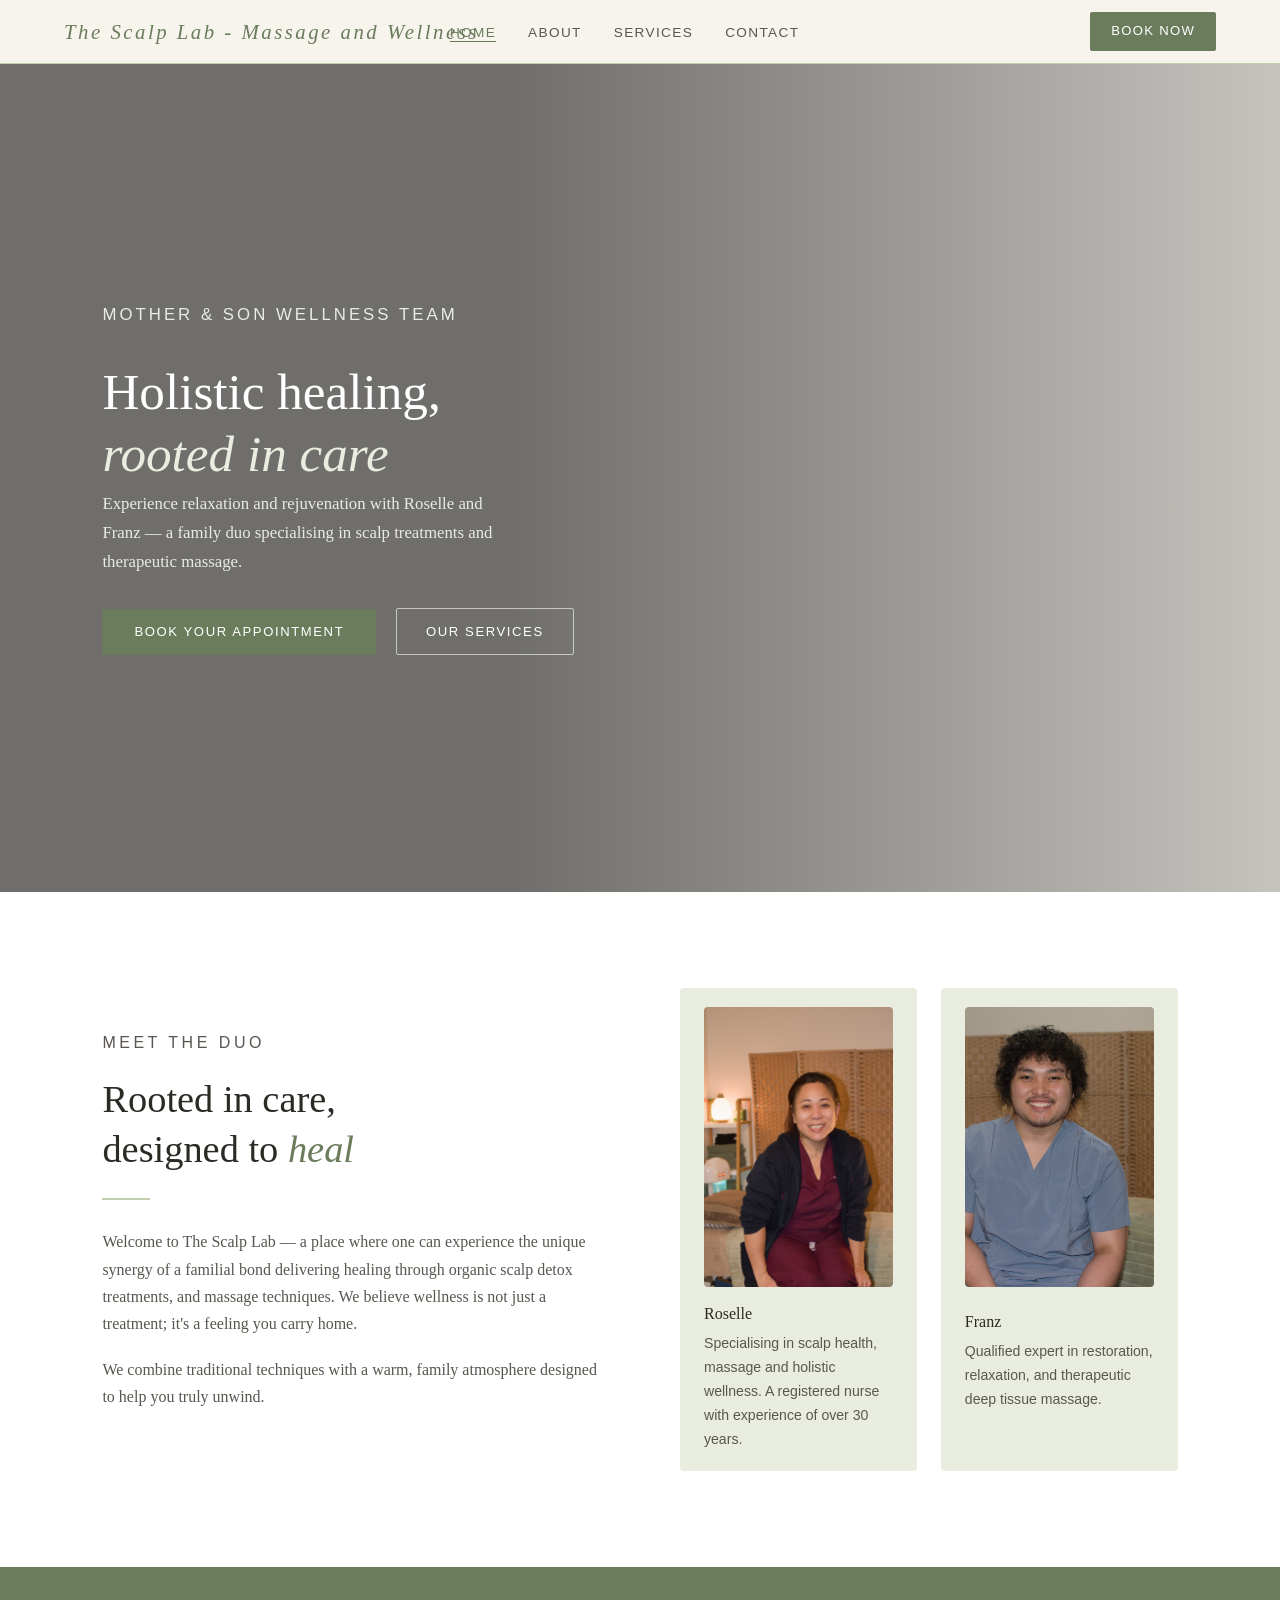
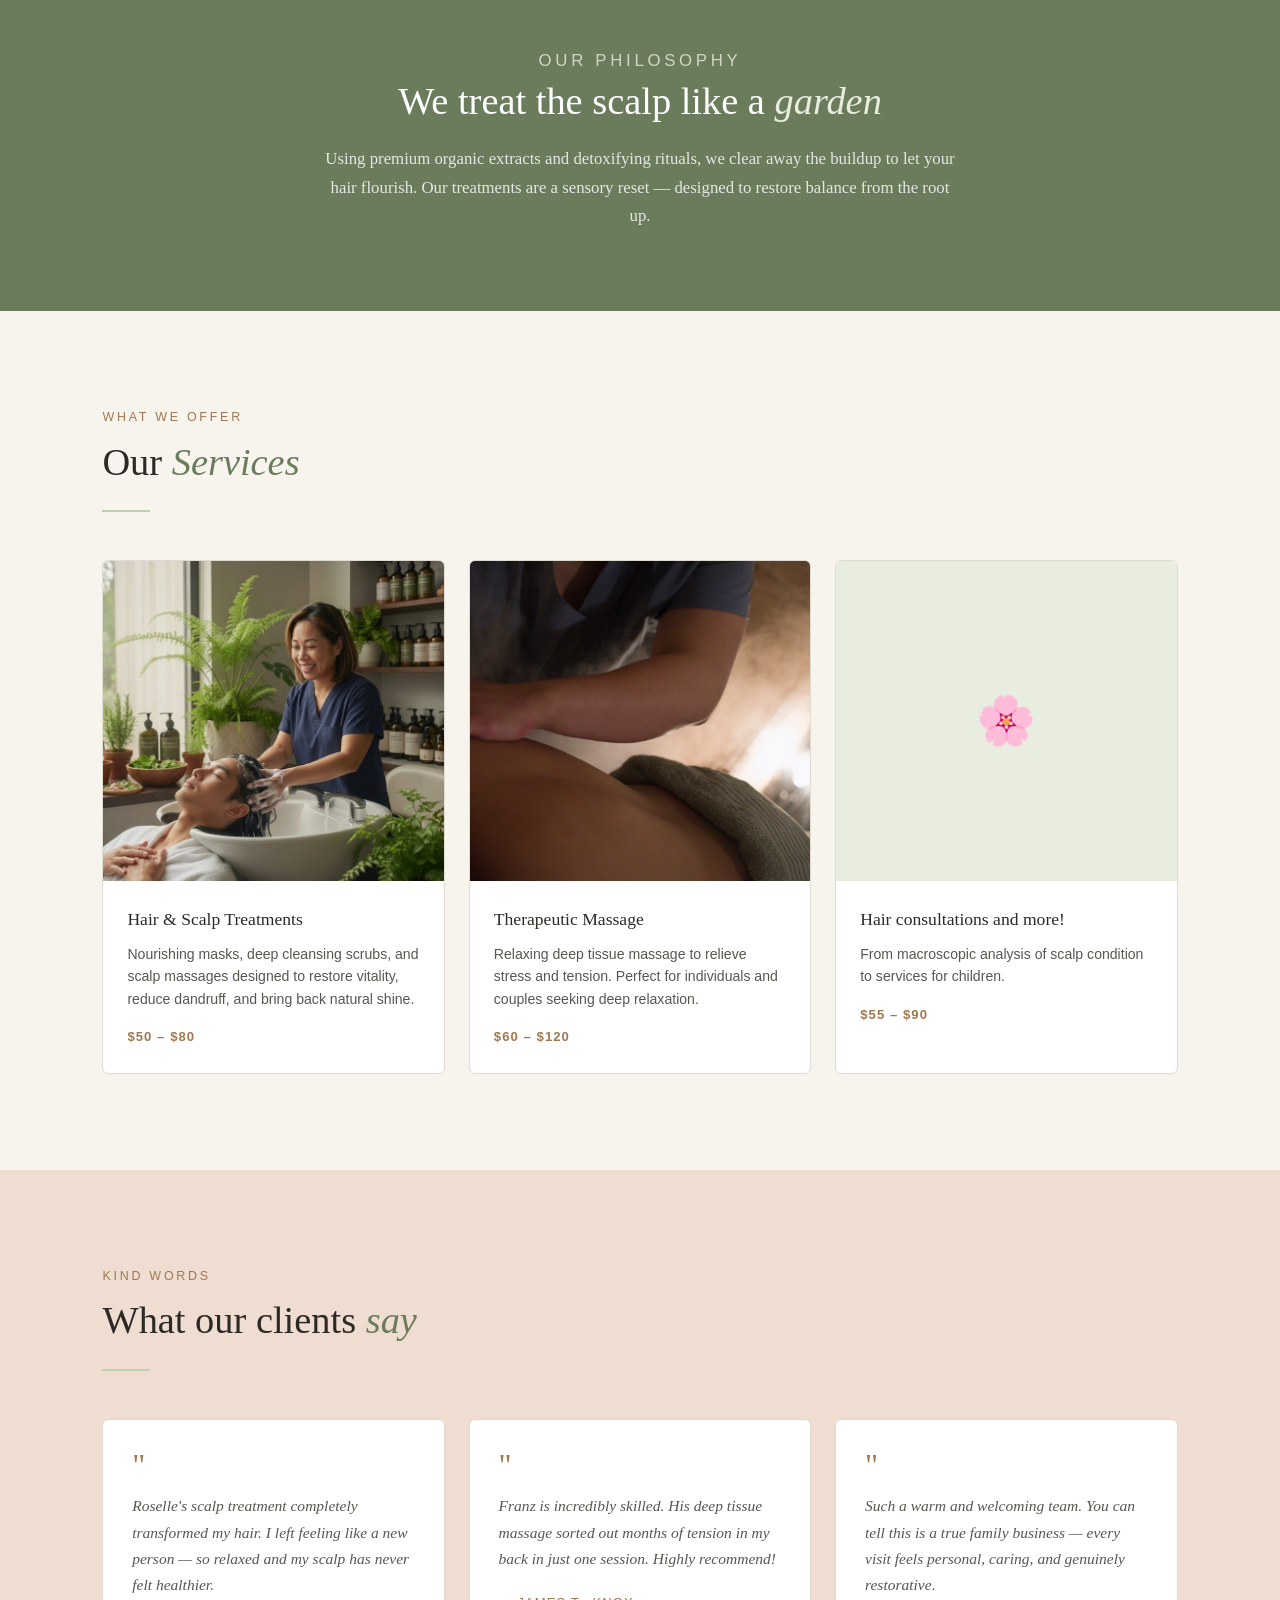
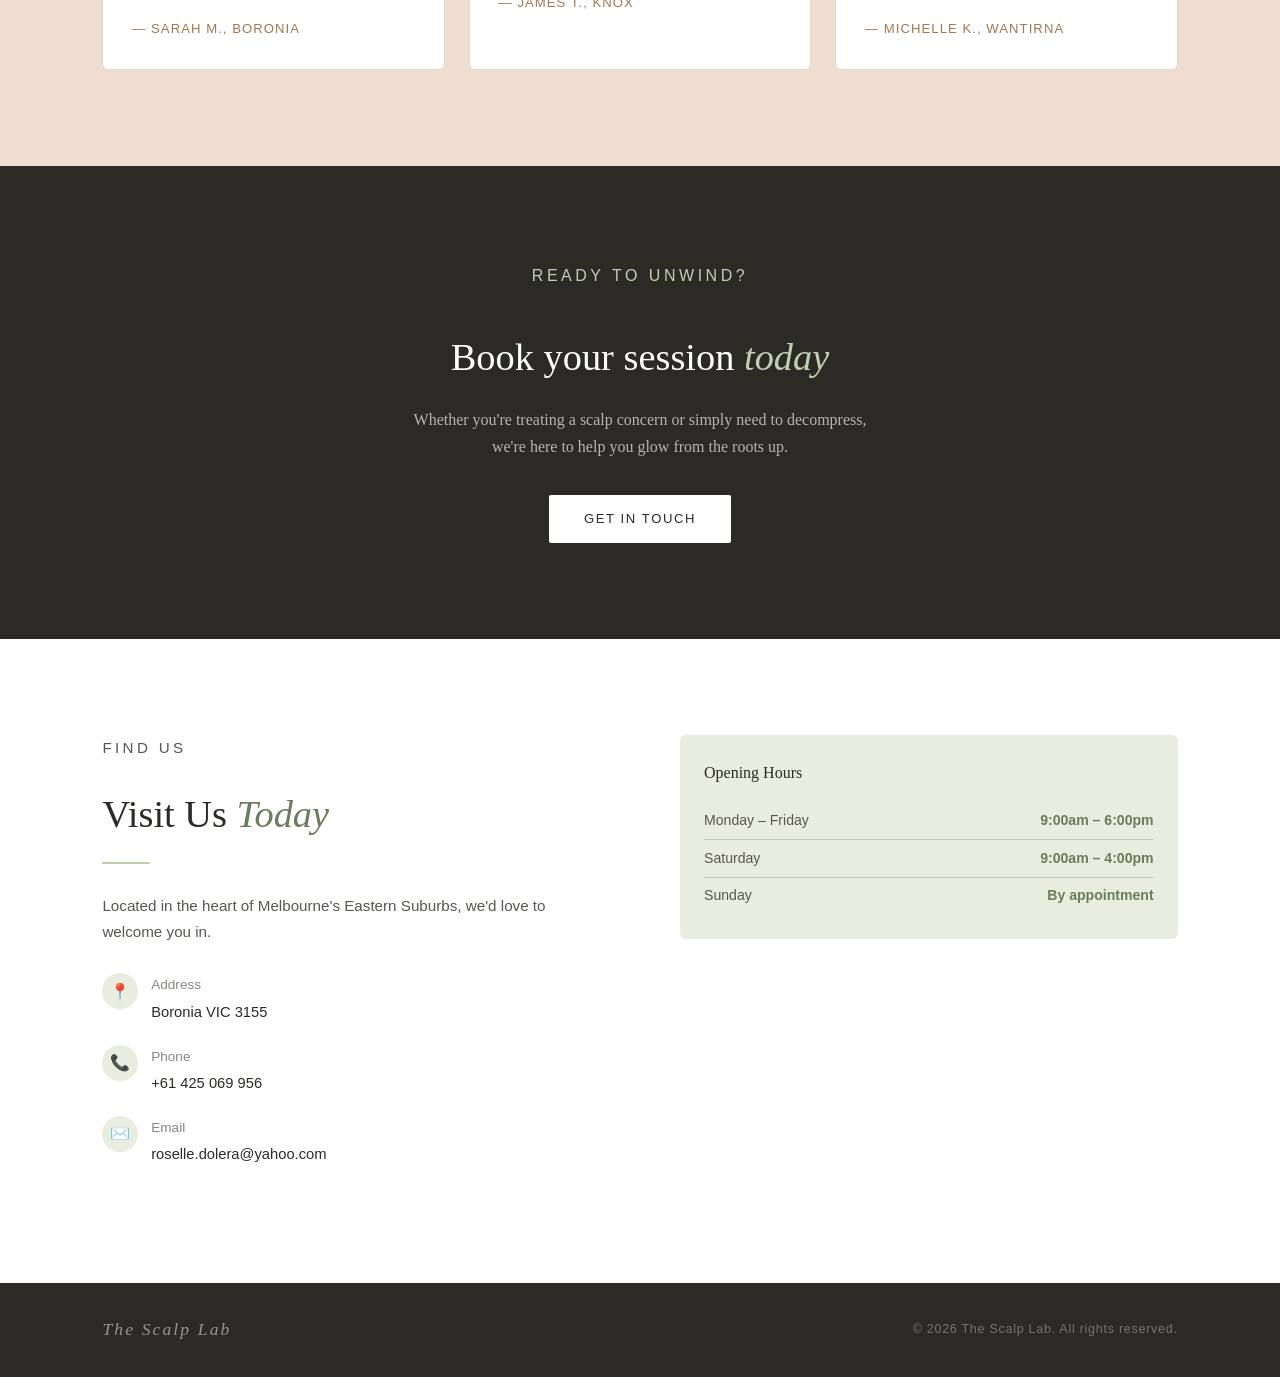
<file: index.html>
<!DOCTYPE html>
<html lang="en">
<head>
<meta charset="UTF-8"/>
<meta name="viewport" content="width=device-width,initial-scale=1"/>
<title>The Scalp Lab</title>
<style>
  *{margin:0;padding:0;box-sizing:border-box}
  :root{
    --sage:#6b7c5c;--sage-light:#e8ede0;--sage-mid:#c2ceb0;
    --cream:#f7f4ee;--warm:#a07850;--warm-light:#eeddd0;
    --dark:#2c2a25;--mid:#5a5650;--soft:#8a8680;
  }
  body{font-family:'Georgia',serif;background:var(--cream);color:var(--dark);line-height:1.7}
  a{text-decoration:none;color:inherit}

  /* NAV */
  nav{position:sticky;top:0;z-index:100;background:var(--cream);border-bottom:1px solid var(--sage-mid);padding:0 5%;display:flex;align-items:center;justify-content:space-between;height:64px}
  .logo{font-size:1.3rem;letter-spacing:.12em;color:var(--sage);font-style:italic;margin-right: -320px;}
  .nav-links{display:flex;gap:2rem;list-style:none;}
  .nav-links a{font-family:sans-serif;font-size:.85rem;letter-spacing:.1em;color:var(--mid);text-transform:uppercase}
  .nav-links a:hover{color:var(--sage)}
  .nav-cta{font-family:sans-serif;font-size:.82rem;letter-spacing:.1em;text-transform:uppercase;background:var(--sage);color:#fff;padding:.55rem 1.3rem;border-radius:2px}
  .nav-cta:hover{background:#576547}
  .nav-links a.active { color: var(--sage); text-decoration: underline; text-underline-offset: 4px; }

/* HERO */
.hero{position:relative;min-height:92vh;display:flex;align-items:center;padding:5% 8%;overflow:hidden;}
.hero-text{position:relative;z-index:2;max-width:540px;}
.hero-text h1{font-size:clamp(2rem,4vw,3.2rem);font-weight:400;line-height:1.2;color:#fff;margin-bottom:.4rem}
.hero-text h1 em{color:var(--sage-light);font-style:italic}
.hero-sub{font-family:sans-serif;font-size:.9rem;letter-spacing:.18em;text-transform:uppercase;color:var(--sage-mid);margin-bottom:1.4rem}
.hero-text p{font-size:1.05rem;color:rgba(255,255,255,.85);max-width:420px;margin-bottom:2rem}
.btn-primary{display:inline-block;font-family:sans-serif;font-size:.82rem;letter-spacing:.12em;text-transform:uppercase;background:var(--sage);color:#fff;padding:.75rem 2rem;border-radius:2px}
.btn-primary:hover{background:#576547}
.btn-outline{display:inline-block;font-family:sans-serif;font-size:.82rem;letter-spacing:.12em;text-transform:uppercase;border:1px solid rgba(255,255,255,.6);color:#fff;padding:.72rem 1.8rem;border-radius:2px;margin-left:1rem}
.btn-outline:hover{background:rgba(255,255,255,.15)}

/* Hero Carousel */
.hero-carousel{position:absolute;inset:0;z-index:0;}
.hero-carousel::after{content:'';position:absolute;inset:0;background:linear-gradient(to right,rgba(0,0,0,.55) 40%,rgba(0,0,0,.2));z-index:1;}
.hero-carousel img{position:absolute;inset:0;width:100%;height:100%;object-fit:cover;opacity:0;animation:heroFade 25s infinite;}
.hero-carousel img:nth-child(1){animation-delay:0s;}
.hero-carousel img:nth-child(2){animation-delay:5s;}
.hero-carousel img:nth-child(3){animation-delay:10s;}
.hero-carousel img:nth-child(4){animation-delay:15s;}
.hero-carousel img:nth-child(5){animation-delay:20s;}
@keyframes heroFade{
  0%{opacity:0;} 8%{opacity:1;} 20%{opacity:1;} 28%{opacity:0;} 100%{opacity:0;}
} 
  /* SECTION SHARED */
  section{padding:6rem 8%}
  .section-label{font-family:sans-serif;font-size:.78rem;letter-spacing:.22em;text-transform:uppercase;color:var(--warm);margin-bottom:.6rem}
  .section-title{font-size:clamp(1.6rem,3vw,2.4rem);font-weight:400;line-height:1.3;margin-bottom:1.4rem}
  .section-title em{color:var(--sage);font-style:italic}
  .divider{width:48px;height:2px;background:var(--sage-mid);margin-bottom:1.8rem}

  /* ABOUT */
.about{background:#fff;display:grid;grid-template-columns:1fr 1fr;gap:5rem;align-items:center}
.about-text p{color:var(--mid);font-size:1rem;margin-bottom:1.2rem}
.team-photos{display:grid;grid-template-columns:1fr 1fr;gap:1.5rem;}
.team-photo-card { background: var(--sage-light); border-radius: 4px; padding: 1.2rem 1.5rem; overflow: hidden; }
.team-photo-card img{width:100%;height:280px;object-fit:cover;border-radius:4px;margin-bottom:0.8rem;}
.team-photo-card h4{font-size:1rem;font-weight:400;color:var(--dark);margin-bottom:0.3rem;}
.team-photo-card p{font-family:sans-serif;font-size:.88rem;color:var(--mid);}


  /* PHILOSOPHY */
  .philosophy{background:var(--sage);text-align:center;padding:5rem 10%}
  .philosophy .section-label{color:var(--sage-light);opacity:.8}
  .philosophy h2{font-size:clamp(1.6rem,3vw,2.6rem);font-weight:400;color:#fff;line-height:1.4;margin-bottom:1rem}
  .philosophy h2 em{color:var(--sage-light)}
  .philosophy p{color:rgba(255,255,255,.82);font-size:1.05rem;max-width:640px;margin:0 auto}

  /* SERVICES */
  .services{background:var(--cream)}
  .services-grid{display:grid;grid-template-columns:repeat(3,1fr);gap:1.5rem;margin-top:3rem}
  .service-card{background:#fff;border-radius:6px;overflow:hidden;border:1px solid #e0dbd0;transition:transform .2s,box-shadow .2s}
  .service-card:hover{transform:translateY(-4px);box-shadow:0 12px 32px rgba(0,0,0,.07)}
  .service-img{height:320px;background:var(--sage-light);display:flex;align-items:center;justify-content:center;font-size:3rem}
  .service-body{padding:1.5rem}
  .service-body h3{font-size:1.1rem;font-weight:400;color:var(--dark);margin-bottom:.5rem}
  .service-body p{font-family:sans-serif;font-size:.88rem;color:var(--mid);line-height:1.6;margin-bottom:1rem}
  .service-price{font-family:sans-serif;font-size:.82rem;letter-spacing:.08em;color:var(--warm);font-weight:600}

  /* TESTIMONIALS */
  .testimonials{background:var(--warm-light)}
  .testi-grid{display:grid;grid-template-columns:repeat(3,1fr);gap:1.5rem;margin-top:3rem}
  .testi-card{background:#fff;border-radius:6px;padding:1.8rem;border:1px solid #e0d8d0}
  .testi-card .quote{font-size:2rem;color:var(--warm);line-height:1;margin-bottom:.8rem}
  .testi-card p{font-size:.97rem;color:var(--mid);font-style:italic;margin-bottom:1.2rem;line-height:1.7}
  .testi-author{font-family:sans-serif;font-size:.82rem;letter-spacing:.08em;color:var(--warm);text-transform:uppercase}

  /* CTA */
  .cta-section{background:var(--dark);text-align:center;padding:6rem 8%}
  .cta-section .section-label{color:var(--sage-mid)}
  .cta-section h2{font-size:clamp(1.8rem,3vw,2.8rem);color:#fff;font-weight:400;margin-bottom:1rem}
  .cta-section h2 em{color:var(--sage-mid);font-style:italic}
  .cta-section p{color:rgba(255,255,255,.65);font-size:1rem;margin-bottom:2.2rem;max-width:480px;margin-left:auto;margin-right:auto}
  .btn-light{display:inline-block;font-family:sans-serif;font-size:.82rem;letter-spacing:.12em;text-transform:uppercase;background:#fff;color:var(--dark);padding:.8rem 2.2rem;border-radius:2px}
  .btn-light:hover{background:var(--sage-light)}

  /* CONTACT */
  .contact{background:#fff;display:grid;grid-template-columns:1fr 1fr;gap:5rem;align-items:start}
  .contact-info p{font-family:sans-serif;font-size:.95rem;color:var(--mid);margin-bottom:1.8rem}
  .contact-item{display:flex;align-items:flex-start;gap:.8rem;margin-bottom:1.2rem}
  .contact-icon{width:36px;height:36px;background:var(--sage-light);border-radius:50%;display:flex;align-items:center;justify-content:center;font-size:1rem;flex-shrink:0}
  .contact-item div p{font-family:sans-serif;font-size:.85rem;color:var(--soft);margin-bottom:.1rem}
  .contact-item div span{font-family:sans-serif;font-size:.92rem;color:var(--dark)}
  .hours-card{background:var(--sage-light);border-radius:6px;padding:1.5rem}
  .hours-card h4{font-size:1rem;font-weight:400;color:var(--dark);margin-bottom:1rem}
  .hours-row{display:flex;justify-content:space-between;font-family:sans-serif;font-size:.88rem;padding:.4rem 0;border-bottom:1px solid var(--sage-mid);color:var(--mid)}
  .hours-row:last-child{border:none}
  .hours-row span:last-child{color:var(--sage);font-weight:600}

  /* FOOTER */
  footer{background:var(--dark);padding:2rem 8%;display:flex;justify-content:space-between;align-items:center;flex-wrap:wrap;gap:1rem}
  .footer-logo{font-size:1.1rem;letter-spacing:.12em;color:rgba(255,255,255,.5);font-style:italic}
  footer p{font-family:sans-serif;font-size:.78rem;color:rgba(255,255,255,.35);letter-spacing:.06em}

  @media(max-width:800px){
    .hero,.about,.contact{grid-template-columns:1fr}
    .services-grid,.testi-grid{grid-template-columns:1fr}
    .hero-img{display:none}
  }
</style>
</head>
<body>

<nav>
  <div class="logo">The Scalp Lab - Massage and Wellness</div>
  <ul class="nav-links">
    <li><a href="index.html"class="active">Home</a></li>
    <li><a href="about.html" >About</a></li>
    <li><a href="services.html">Services</a></li>
    <li><a href="contact.html">Contact</a></li>
  </ul>
  <a href="https://calendly.com/3kings-scalplab" target="_blank" class="nav-cta">Book Now</a>
</nav>

<section class="hero">
  <div class="hero-carousel">
  <img src="images/hero/hero1.webp" alt="Spa Treatment 1">
  <img src="images/hero/hero2.webp" alt="Spa Treatment 2">
  <img src="images/hero/hero3.webp" alt="Spa Treatment 3">
  <img src="images/hero/hero4.webp" alt="Spa Treatment 4">
  <img src="images/hero/hero5.webp" alt="Spa Treatment 5">
  </div>
  <div></div>
  <div class="hero-text">
    <p class="hero-sub">Mother &amp; Son Wellness Team</p>
    <h1>Holistic healing,<br><em>rooted in care</em></h1>
    <p>Experience relaxation and rejuvenation with Roselle and Franz — a family duo specialising in scalp treatments and therapeutic massage.</p>
    <a href="#contact" class="btn-primary">Book Your Appointment</a>
    <a href="#services" class="btn-outline">Our Services</a>
  </div>
  <!--
  <div class="hero-img">
    <div class="hero-badge">
      <div class="icon">🌿</div>
      <p>"We treat the scalp like a <em>garden</em> — nurture the roots, and everything flourishes."</p>
      <span>— Roselle &amp; Franz</span>
    </div>
  </div> -->
</section>

<section class="about" id="about">
  <div class="about-text">
    <p class="section-label">Meet the Duo</p>
    <h2 class="section-title">Rooted in care,<br>designed to <em>heal</em></h2>
    <div class="divider"></div>
    <p>Welcome to The Scalp Lab — a place where one can experience the unique synergy of a familial bond delivering healing through organic scalp detox treatments, and massage techniques. We believe wellness is not just a treatment; it's a feeling you carry home.</p>
    <p>We combine traditional techniques with a warm, family atmosphere designed to help you truly unwind.</p>
  </div>
  <div class="team-photos">
  <div class="team-photo-card">
   <div style="width:100%;height:280px;overflow:hidden;border-radius:4px;margin-bottom:0.8rem;">
  <img src="images/roselle_portrait.webp" alt="Roselle" style="width:100%;height:100%;object-fit:cover;object-position:50% 40%;transform:scale(1.3);transform-origin:center top;">
  </div>
    <h4>Roselle</h4>
    <p>Specialising in scalp health, massage and holistic wellness. A registered nurse with experience of over 30 years.</p>
  </div>
  <div class="team-photo-card">
    <img src="images/franz_portrait.webp" alt="Franz">
    <h4>Franz</h4>
    <p>Qualified expert in restoration, relaxation, and therapeutic deep tissue massage.</p>
  </div>
</div>
</section>

<div class="philosophy">
  <p class="section-label">Our Philosophy</p>
  <h2>We treat the scalp like a <em>garden</em></h2>
  <p>Using premium organic extracts and detoxifying rituals, we clear away the buildup to let your hair flourish. Our treatments are a sensory reset — designed to restore balance from the root up.</p>
</div>

<section class="services" id="services">
  <p class="section-label">What We Offer</p>
  <h2 class="section-title">Our <em>Services</em></h2>
  <div class="divider"></div>
  <div class="services-grid">
    <div class="service-card">
      <div class="service-img"><img src="images/scalp.jpg" alt="scalp" style="width:100%;height:100%;object-fit:cover;"></div>
      <div class="service-body">
        <h3>Hair &amp; Scalp Treatments</h3>
        <p>Nourishing masks, deep cleansing scrubs, and scalp massages designed to restore vitality, reduce dandruff, and bring back natural shine.</p>
        <div class="service-price">$50 – $80</div>
      </div>
    </div>
    <div class="service-card">
      <div class="service-img"><img src="images/hero/hero3.webp" alt="franz massage" style="width:100%;height:100%;object-fit:cover;"></div>
      <div class="service-body">
        <h3>Therapeutic Massage</h3>
        <p>Relaxing deep tissue massage to relieve stress and tension. Perfect for individuals and couples seeking deep relaxation.</p>
        <div class="service-price">$60 – $120</div>
      </div>
    </div>
    <div class="service-card">
      <div class="service-img">🌸</div>
      <div class="service-body">
        <h3>Hair consultations and more!</h3>
        <p>From macroscopic analysis of scalp condition to services for children.</p>
        <div class="service-price">$55 – $90</div>
      </div>
    </div>
  </div>
</section>

<section class="testimonials">
  <p class="section-label">Kind Words</p>
  <h2 class="section-title">What our clients <em>say</em></h2>
  <div class="divider"></div>
  <div class="testi-grid">
    <div class="testi-card">
      <div class="quote">"</div>
      <p>Roselle's scalp treatment completely transformed my hair. I left feeling like a new person — so relaxed and my scalp has never felt healthier.</p>
      <div class="testi-author">— Sarah M., Boronia</div>
    </div>
    <div class="testi-card">
      <div class="quote">"</div>
      <p>Franz is incredibly skilled. His deep tissue massage sorted out months of tension in my back in just one session. Highly recommend!</p>
      <div class="testi-author">— James T., Knox</div>
    </div>
    <div class="testi-card">
      <div class="quote">"</div>
      <p>Such a warm and welcoming team. You can tell this is a true family business — every visit feels personal, caring, and genuinely restorative.</p>
      <div class="testi-author">— Michelle K., Wantirna</div>
    </div>
  </div>
</section>

<div class="cta-section">
  <p class="section-label">Ready to Unwind?</p>
  <h2>Book your session <em>today</em></h2>
  <p>Whether you're treating a scalp concern or simply need to decompress, we're here to help you glow from the roots up.</p>
  <a href="#contact" class="btn-light">Get in Touch</a>
</div>

<section class="contact" id="contact">
  <div class="contact-info">
    <p class="section-label">Find Us</p>
    <h2 class="section-title">Visit Us <em>Today</em></h2>
    <div class="divider"></div>
    <p>Located in the heart of Melbourne's Eastern Suburbs, we'd love to welcome you in.</p>
    <div class="contact-item">
      <div class="contact-icon">📍</div>
      <div>
        <p>Address</p>
        <span>Boronia VIC 3155</span>
      </div>
    </div>
    <div class="contact-item">
      <div class="contact-icon">📞</div>
      <div>
        <p>Phone</p>
        <span>+61 425 069 956</span>
      </div>
    </div>
    <div class="contact-item">
      <div class="contact-icon">✉️</div>
      <div>
        <p>Email</p>
        <span>roselle.dolera@yahoo.com</span>
      </div>
    </div>
  </div>
  <div>
    <div class="hours-card">
      <h4>Opening Hours</h4>
      <div class="hours-row"><span>Monday – Friday</span><span>9:00am – 6:00pm</span></div>
      <div class="hours-row"><span>Saturday</span><span>9:00am – 4:00pm</span></div>
      <div class="hours-row"><span>Sunday</span><span>By appointment</span></div>
    </div>
  </div>
</section>

<footer>
  <div class="footer-logo">The Scalp Lab</div>
  <p>© 2026 The Scalp Lab. All rights reserved.</p>
</footer>

</body>
</html>
</file>
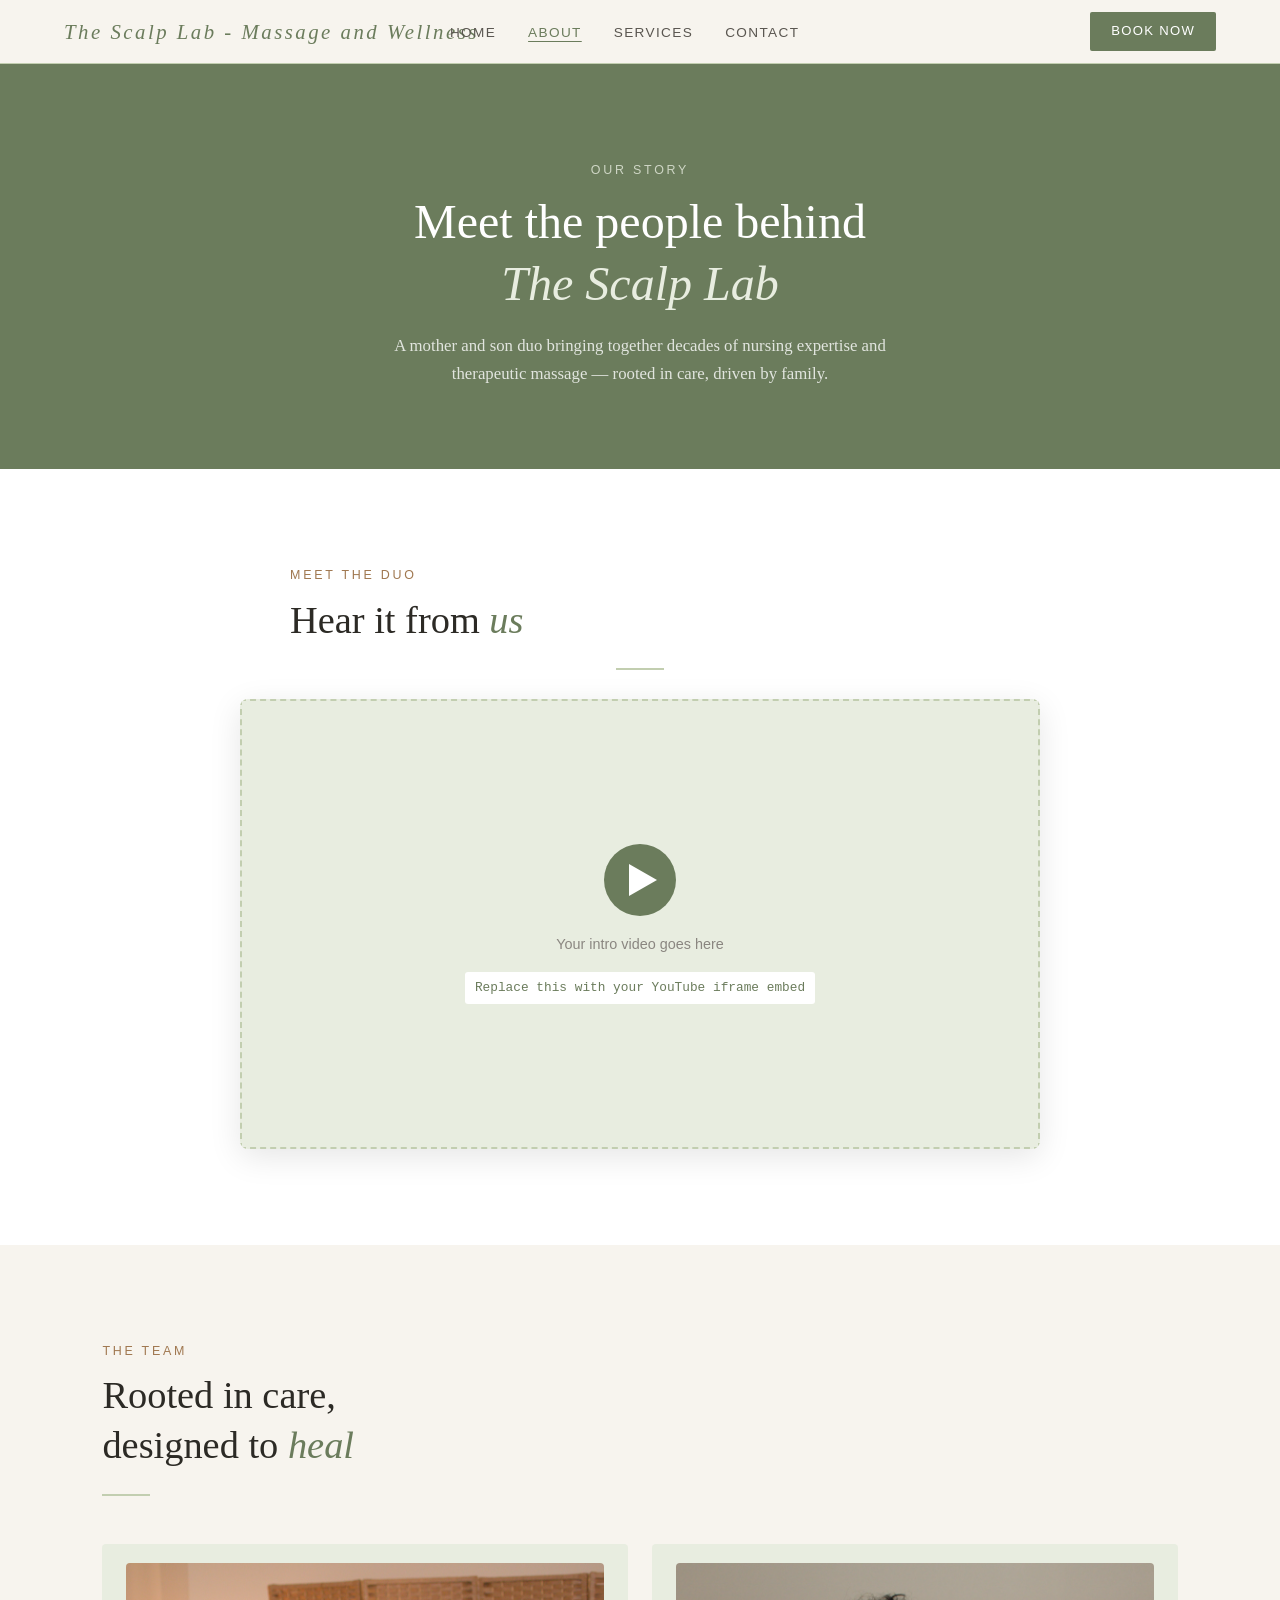
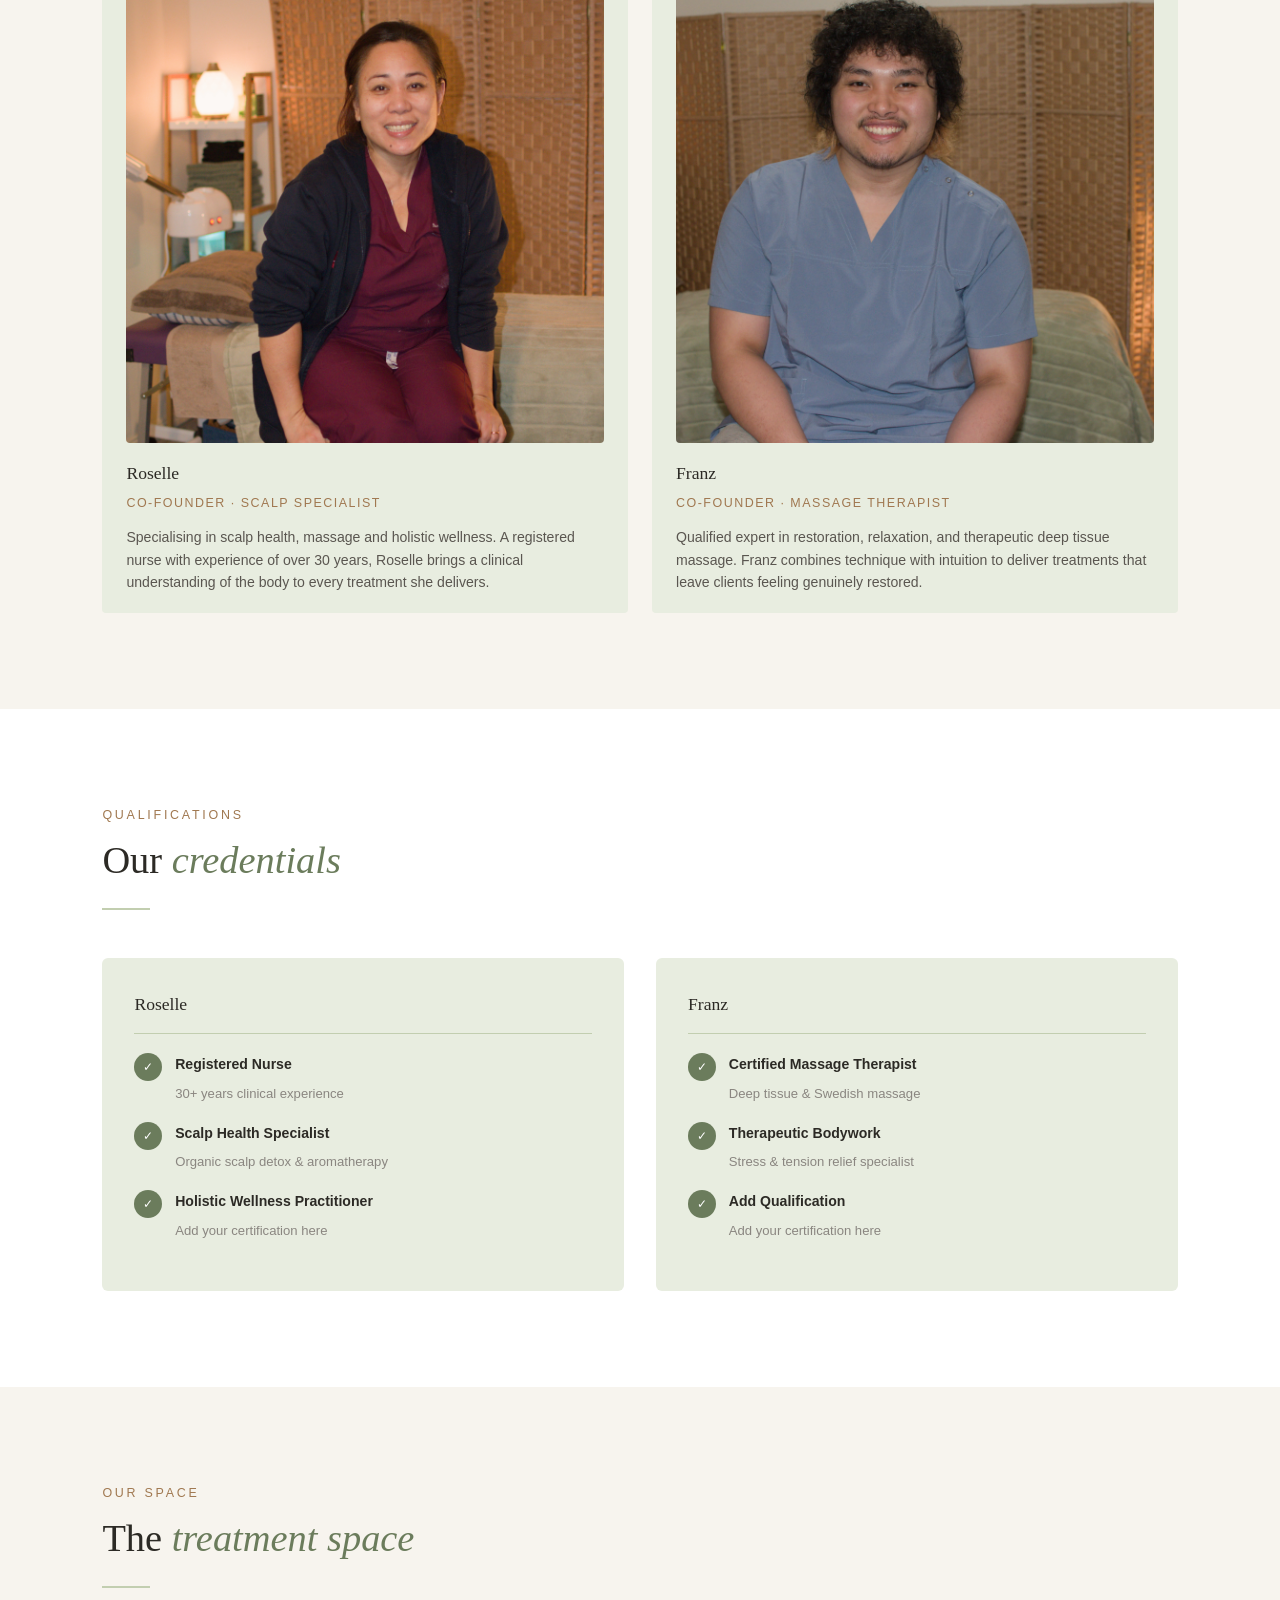
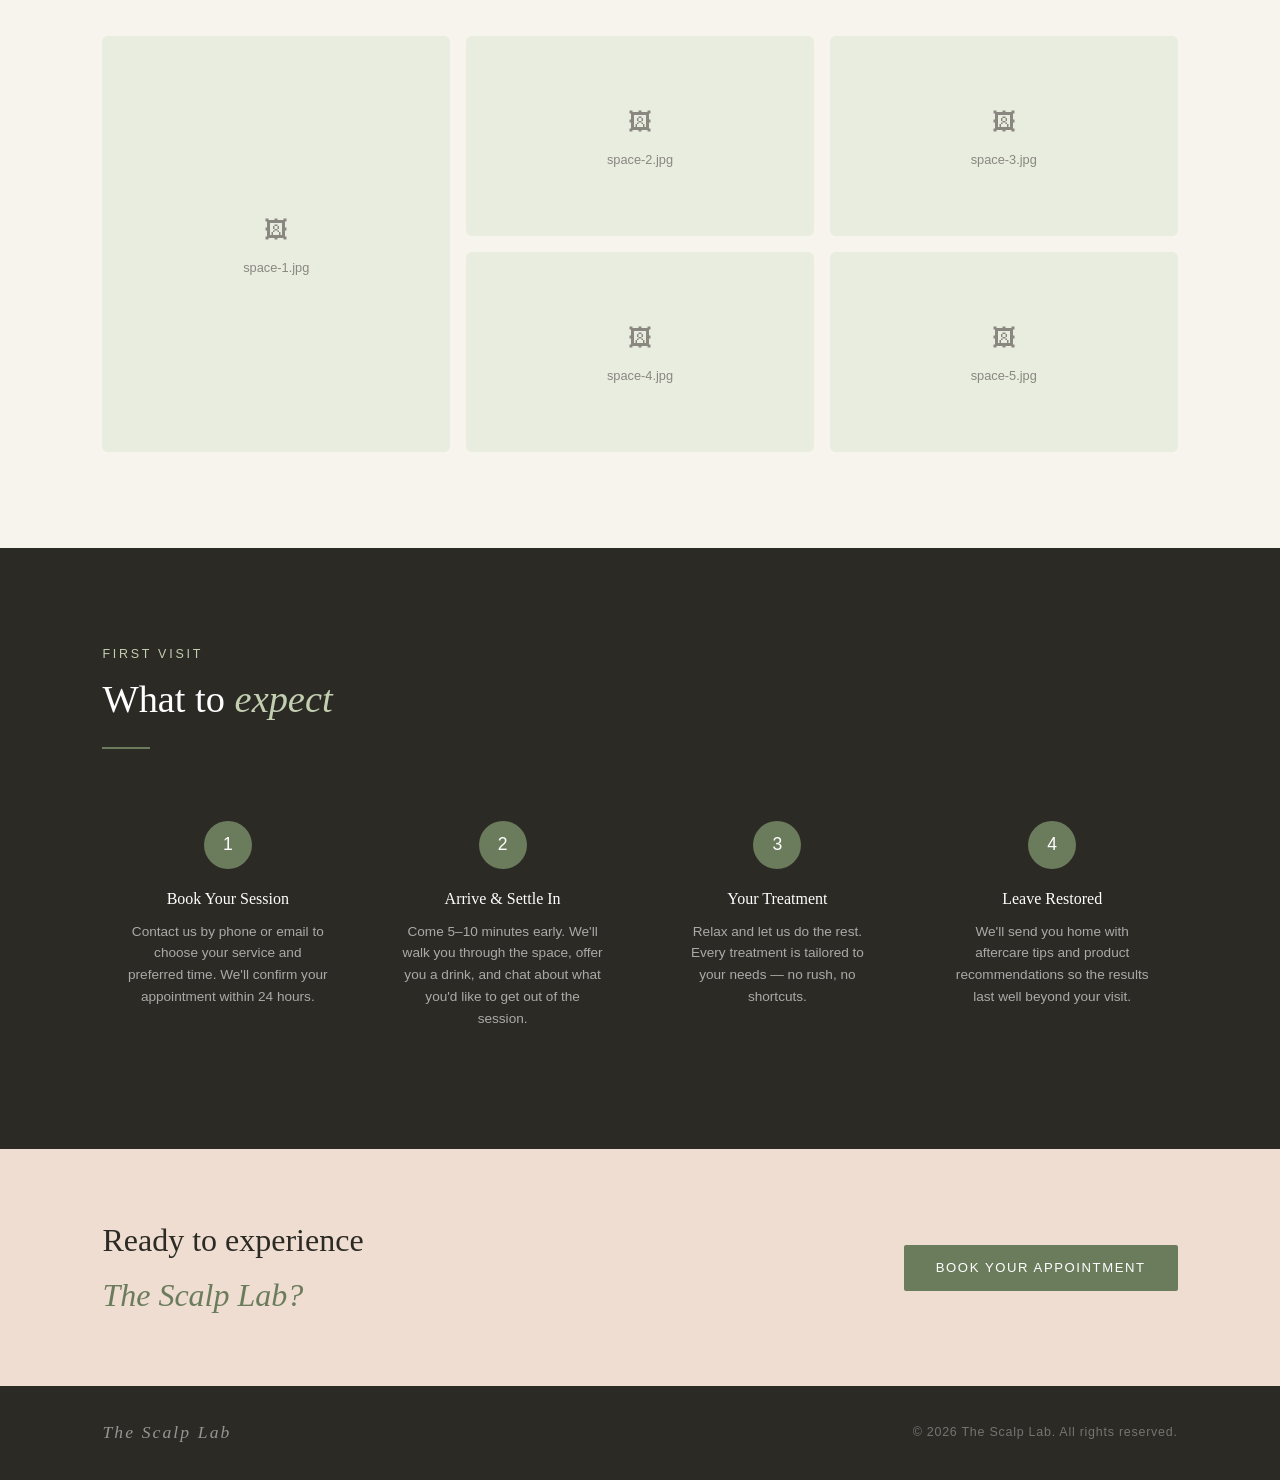
<file: about.html>
<!DOCTYPE html>
<html lang="en">
<head>
<meta charset="UTF-8"/>
<meta name="viewport" content="width=device-width,initial-scale=1"/>
<title>About Us – The Scalp Lab</title>
<style>
  *{margin:0;padding:0;box-sizing:border-box}
  :root{
    --sage:#6b7c5c;--sage-light:#e8ede0;--sage-mid:#c2ceb0;
    --cream:#f7f4ee;--warm:#a07850;--warm-light:#eeddd0;
    --dark:#2c2a25;--mid:#5a5650;--soft:#8a8680;
  }
  body{font-family:'Georgia',serif;background:var(--cream);color:var(--dark);line-height:1.7}
  a{text-decoration:none;color:inherit}

  /* NAV */
  nav{position:sticky;top:0;z-index:100;background:var(--cream);border-bottom:1px solid var(--sage-mid);padding:0 5%;display:flex;align-items:center;justify-content:space-between;height:64px}
  .logo{font-size:1.3rem;letter-spacing:.12em;color:var(--sage);font-style:italic;margin-right: -320px;}
  .nav-links{display:flex;gap:2rem;list-style:none}
  .nav-links a{font-family:sans-serif;font-size:.85rem;letter-spacing:.1em;color:var(--mid);text-transform:uppercase}
  .nav-links a:hover{color:var(--sage)}
  .nav-cta{font-family:sans-serif;font-size:.82rem;letter-spacing:.1em;text-transform:uppercase;background:var(--sage);color:#fff;padding:.55rem 1.3rem;border-radius:2px}
  .nav-cta:hover{background:#576547}
  .nav-links a.active { color: var(--sage); text-decoration: underline; text-underline-offset: 4px; }

  /* PAGE HERO */
  .page-hero{background:var(--sage);padding:5rem 8%;text-align:center}
  .page-hero .section-label{font-family:sans-serif;font-size:.78rem;letter-spacing:.22em;text-transform:uppercase;color:var(--sage-light);opacity:.8;margin-bottom:.6rem}
  .page-hero h1{font-size:clamp(2rem,4vw,3rem);font-weight:400;color:#fff;line-height:1.3}
  .page-hero h1 em{color:var(--sage-light);font-style:italic}
  .page-hero p{color:rgba(255,255,255,.8);font-size:1.05rem;max-width:560px;margin:1rem auto 0}

  /* SHARED */
  section{padding:6rem 8%}
  .section-label{font-family:sans-serif;font-size:.78rem;letter-spacing:.22em;text-transform:uppercase;color:var(--warm);margin-bottom:.6rem}
  .section-title{font-size:clamp(1.6rem,3vw,2.4rem);font-weight:400;line-height:1.3;margin-bottom:1.4rem}
  .section-title em{color:var(--sage);font-style:italic}
  .divider{width:48px;height:2px;background:var(--sage-mid);margin-bottom:1.8rem}

  /* VIDEO */
  .video-section{background:#fff;text-align:center}
  .video-section .section-label,.video-section .section-title,.video-section .divider{text-align:left;max-width:700px;margin-left:auto;margin-right:auto}
  .video-section .divider{margin-left:auto;margin-right:auto}
  .video-wrapper{max-width:800px;margin:0 auto;border-radius:8px;overflow:hidden;box-shadow:0 8px 32px rgba(0,0,0,.1)}
  .video-placeholder{background:var(--sage-light);height:450px;display:flex;flex-direction:column;align-items:center;justify-content:center;gap:1rem;border:2px dashed var(--sage-mid)}
  .video-placeholder .play{width:72px;height:72px;background:var(--sage);border-radius:50%;display:flex;align-items:center;justify-content:center}
  .video-placeholder .play::after{content:'';border-left:28px solid #fff;border-top:16px solid transparent;border-bottom:16px solid transparent;margin-left:6px}
  .video-placeholder p{font-family:sans-serif;font-size:.9rem;color:var(--soft)}
  .video-placeholder code{font-size:.8rem;background:#fff;padding:.3rem .6rem;border-radius:3px;color:var(--sage)}

  /* TEAM */
  .team-section{background:var(--cream)}
  .team-photos{display:grid;grid-template-columns:1fr 1fr;gap:1.5rem;margin-top:3rem}
  .team-photo-card{background:var(--sage-light);border-radius:4px;padding:1.2rem 1.5rem;overflow:hidden}
  .team-photo-card .img-wrap{width:100%;height:480px;overflow:hidden;border-radius:4px;margin-bottom:1rem}
  .team-photo-card .img-wrap img{width:100%;height:100%;object-fit:cover}
  .team-photo-card h3{font-size:1.1rem;font-weight:400;color:var(--dark);margin-bottom:.3rem}
  .team-photo-card .role{font-family:sans-serif;font-size:.78rem;letter-spacing:.12em;text-transform:uppercase;color:var(--warm);margin-bottom:.8rem}
  .team-photo-card p{font-family:sans-serif;font-size:.88rem;color:var(--mid);line-height:1.6}

  /* CREDENTIALS */
  .credentials{background:#fff}
  .cred-grid{display:grid;grid-template-columns:1fr 1fr;gap:2rem;margin-top:3rem}
  .cred-card{background:var(--sage-light);border-radius:6px;padding:2rem}
  .cred-card h3{font-size:1.1rem;font-weight:400;color:var(--dark);margin-bottom:1.2rem;padding-bottom:.8rem;border-bottom:1px solid var(--sage-mid)}
  .cred-item{display:flex;gap:.8rem;margin-bottom:1rem;align-items:flex-start}
  .cred-icon{min-width:28px;height:28px;background:var(--sage);border-radius:50%;display:flex;align-items:center;justify-content:center;color:#fff;font-size:.75rem}
  .cred-item div p{font-family:sans-serif;font-size:.88rem;color:var(--dark);font-weight:600;margin-bottom:.1rem}
  .cred-item div span{font-family:sans-serif;font-size:.82rem;color:var(--soft)}

  /* GALLERY */
  .gallery-section{background:var(--cream)}
  .gallery-grid{display:grid;grid-template-columns:repeat(3,1fr);gap:1rem;margin-top:3rem}
  .gallery-grid .tall{grid-row:span 2}
  .gallery-item{background:var(--sage-light);border-radius:6px;overflow:hidden;min-height:200px}
  .gallery-item img{width:100%;height:100%;object-fit:cover;display:block}
  .gallery-placeholder{width:100%;height:100%;min-height:200px;display:flex;align-items:center;justify-content:center;font-family:sans-serif;font-size:.8rem;color:var(--soft);flex-direction:column;gap:.4rem;padding:1rem;text-align:center}
  .gallery-placeholder span{font-size:1.5rem}

  /* WHAT TO EXPECT */
  .expect-section{background:var(--dark)}
  .expect-section .section-label{color:var(--sage-mid)}
  .expect-section .section-title{color:#fff}
  .expect-section .section-title em{color:var(--sage-mid)}
  .expect-section .divider{background:var(--sage)}
  .steps{display:grid;grid-template-columns:repeat(4,1fr);gap:1.5rem;margin-top:3rem}
  .step{text-align:center;padding:1.5rem}
  .step-num{width:48px;height:48px;border-radius:50%;background:var(--sage);color:#fff;font-family:sans-serif;font-size:1.1rem;display:flex;align-items:center;justify-content:center;margin:0 auto 1rem}
  .step h4{font-size:1rem;font-weight:400;color:#fff;margin-bottom:.5rem}
  .step p{font-family:sans-serif;font-size:.85rem;color:rgba(255,255,255,.6);line-height:1.6}
  .step-connector{display:none}

  /* CTA */
  .cta-bar{background:var(--warm-light);padding:4rem 8%;display:flex;align-items:center;justify-content:space-between;gap:2rem;flex-wrap:wrap}
  .cta-bar h2{font-size:clamp(1.4rem,2.5vw,2rem);font-weight:400}
  .cta-bar h2 em{color:var(--sage);font-style:italic}
  .btn-primary{display:inline-block;font-family:sans-serif;font-size:.82rem;letter-spacing:.12em;text-transform:uppercase;background:var(--sage);color:#fff;padding:.75rem 2rem;border-radius:2px}
  .btn-primary:hover{background:#576547}

  /* FOOTER */
  footer{background:var(--dark);padding:2rem 8%;display:flex;justify-content:space-between;align-items:center;flex-wrap:wrap;gap:1rem}
  .footer-logo{font-size:1.1rem;letter-spacing:.12em;color:rgba(255,255,255,.5);font-style:italic}
  footer p{font-family:sans-serif;font-size:.78rem;color:rgba(255,255,255,.35);letter-spacing:.06em}

  @media(max-width:800px){
    .team-photos,.cred-grid,.steps{grid-template-columns:1fr}
    .gallery-grid{grid-template-columns:1fr 1fr}
    .gallery-grid .tall{grid-row:span 1}
    .cta-bar{flex-direction:column;text-align:center}
  }
</style>
</head>
<body>

<nav>
  <div class="logo">The Scalp Lab - Massage and Wellness</div>
  <ul class="nav-links">
    <li><a href="index.html">Home</a></li>
    <li><a href="about.html" class="active">About</a></li>
    <li><a href="services.html">Services</a></li>
    <li><a href="contact.html">Contact</a></li>
  </ul>
  <a href="https://calendly.com/3kings-scalplab" target="_blank" class="nav-cta">Book Now</a>
</nav>

<!-- PAGE HERO -->
<div class="page-hero">
  <p class="section-label">Our Story</p>
  <h1>Meet the people behind<br><em>The Scalp Lab</em></h1>
  <p>A mother and son duo bringing together decades of nursing expertise and therapeutic massage — rooted in care, driven by family.</p>
</div>

<!-- VIDEO -->
<section class="video-section">
  <p class="section-label">Meet the Duo</p>
  <h2 class="section-title">Hear it from <em>us</em></h2>
  <div class="divider"></div>
  <div class="video-wrapper">
    <!-- REPLACE src with your YouTube embed URL e.g: https://www.youtube.com/embed/YOUR_VIDEO_ID -->
    <div class="video-placeholder">
      <div class="play"></div>
      <p>Your intro video goes here</p>
      <code>Replace this with your YouTube iframe embed</code>
    </div>
  </div>
</section>

<!-- TEAM -->
<section class="team-section" id="team">
  <p class="section-label">The Team</p>
  <h2 class="section-title">Rooted in care,<br>designed to <em>heal</em></h2>
  <div class="divider"></div>
  <div class="team-photos">
    <div class="team-photo-card">
      <div class="img-wrap">
        <img src="images/roselle_portrait.webp" alt="Roselle" style="width:100%;height:100%;object-fit:cover;object-position:50% 30%;transform-origin:center top;">
      </div>
      <h3>Roselle</h3>
      <p class="role">Co-Founder · Scalp Specialist</p>
      <p>Specialising in scalp health, massage and holistic wellness. A registered nurse with experience of over 30 years, Roselle brings a clinical understanding of the body to every treatment she delivers.</p>
    </div>
    <div class="team-photo-card">
      <div class="img-wrap">
        <img src="images/franz_portrait.webp" alt="Franz">
      </div>
      <h3>Franz</h3>
      <p class="role">Co-Founder · Massage Therapist</p>
      <p>Qualified expert in restoration, relaxation, and therapeutic deep tissue massage. Franz combines technique with intuition to deliver treatments that leave clients feeling genuinely restored.</p>
    </div>
  </div>
</section>

<!-- CREDENTIALS -->
<section class="credentials">
  <p class="section-label">Qualifications</p>
  <h2 class="section-title">Our <em>credentials</em></h2>
  <div class="divider"></div>
  <div class="cred-grid">
    <div class="cred-card">
      <h3>Roselle</h3>
      <div class="cred-item">
        <div class="cred-icon">✓</div>
        <div>
          <p>Registered Nurse</p>
          <span>30+ years clinical experience</span>
        </div>
      </div>
      <div class="cred-item">
        <div class="cred-icon">✓</div>
        <div>
          <p>Scalp Health Specialist</p>
          <span>Organic scalp detox & aromatherapy</span>
        </div>
      </div>
      <div class="cred-item">
        <div class="cred-icon">✓</div>
        <div>
          <p>Holistic Wellness Practitioner</p>
          <span>Add your certification here</span>
        </div>
      </div>
    </div>
    <div class="cred-card">
      <h3>Franz</h3>
      <div class="cred-item">
        <div class="cred-icon">✓</div>
        <div>
          <p>Certified Massage Therapist</p>
          <span>Deep tissue & Swedish massage</span>
        </div>
      </div>
      <div class="cred-item">
        <div class="cred-icon">✓</div>
        <div>
          <p>Therapeutic Bodywork</p>
          <span>Stress & tension relief specialist</span>
        </div>
      </div>
      <div class="cred-item">
        <div class="cred-icon">✓</div>
        <div>
          <p>Add Qualification</p>
          <span>Add your certification here</span>
        </div>
      </div>
    </div>
  </div>
</section>

<!-- GALLERY -->
<section class="gallery-section">
  <p class="section-label">Our Space</p>
  <h2 class="section-title">The <em>treatment space</em></h2>
  <div class="divider"></div>
  <div class="gallery-grid">
    <div class="gallery-item tall">
      <div class="gallery-placeholder"><span>🖼</span>space-1.jpg</div>
    </div>
    <div class="gallery-item">
      <div class="gallery-placeholder"><span>🖼</span>space-2.jpg</div>
    </div>
    <div class="gallery-item">
      <div class="gallery-placeholder"><span>🖼</span>space-3.jpg</div>
    </div>
    <div class="gallery-item">
      <div class="gallery-placeholder"><span>🖼</span>space-4.jpg</div>
    </div>
    <div class="gallery-item">
      <div class="gallery-placeholder"><span>🖼</span>space-5.jpg</div>
    </div>
  </div>
</section>

<!-- WHAT TO EXPECT -->
<section class="expect-section">
  <p class="section-label">First Visit</p>
  <h2 class="section-title">What to <em>expect</em></h2>
  <div class="divider"></div>
  <div class="steps">
    <div class="step">
      <div class="step-num">1</div>
      <h4>Book Your Session</h4>
      <p>Contact us by phone or email to choose your service and preferred time. We'll confirm your appointment within 24 hours.</p>
    </div>
    <div class="step">
      <div class="step-num">2</div>
      <h4>Arrive & Settle In</h4>
      <p>Come 5–10 minutes early. We'll walk you through the space, offer you a drink, and chat about what you'd like to get out of the session.</p>
    </div>
    <div class="step">
      <div class="step-num">3</div>
      <h4>Your Treatment</h4>
      <p>Relax and let us do the rest. Every treatment is tailored to your needs — no rush, no shortcuts.</p>
    </div>
    <div class="step">
      <div class="step-num">4</div>
      <h4>Leave Restored</h4>
      <p>We'll send you home with aftercare tips and product recommendations so the results last well beyond your visit.</p>
    </div>
  </div>
</section>

<!-- CTA -->
<div class="cta-bar">
  <h2>Ready to experience<br><em>The Scalp Lab?</em></h2>
  <a href="website.html#contact" class="btn-primary">Book Your Appointment</a>
</div>

<footer>
  <div class="footer-logo">The Scalp Lab</div>
  <p>© 2026 The Scalp Lab. All rights reserved.</p>
</footer>

</body>
</html>
</file>
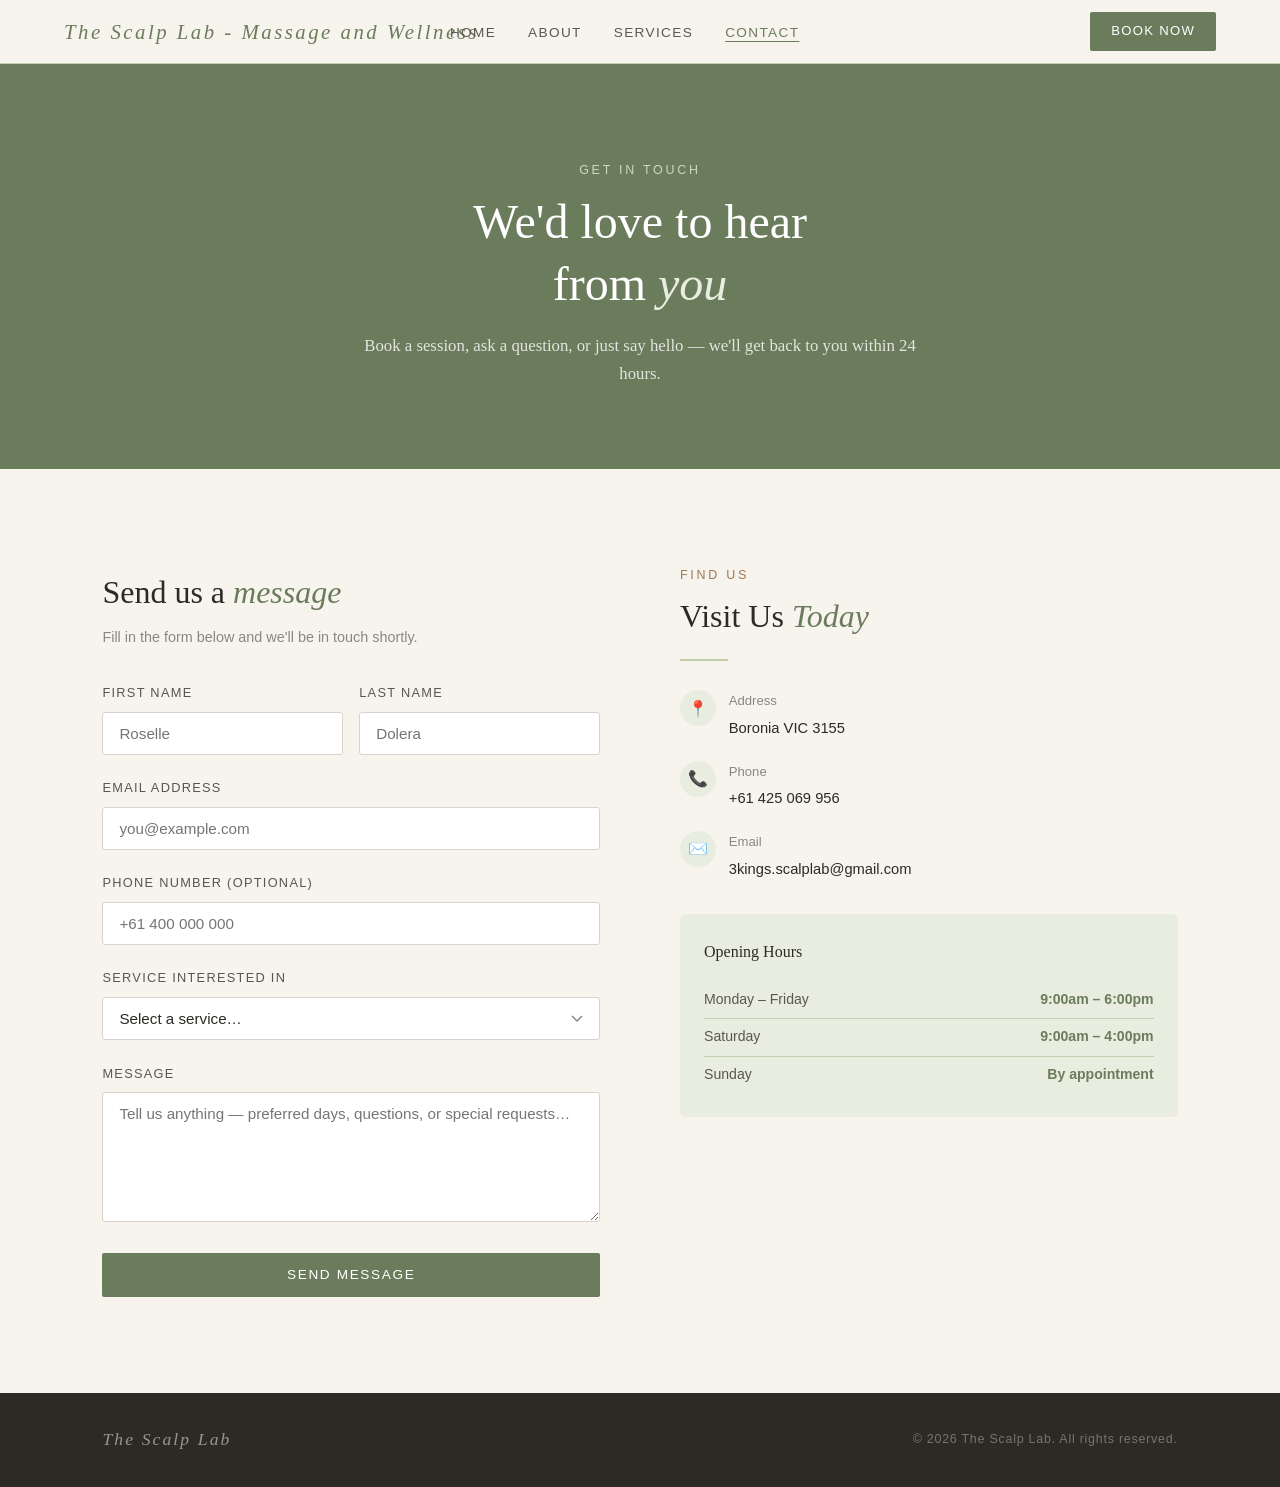
<file: contact.html>
<!DOCTYPE html>
<html lang="en">
<head>
<meta charset="UTF-8"/>
<meta name="viewport" content="width=device-width,initial-scale=1"/>
<title>Contact – The Scalp Lab</title>
<style>
  *{margin:0;padding:0;box-sizing:border-box}
  :root{
    --sage:#6b7c5c;--sage-light:#e8ede0;--sage-mid:#c2ceb0;
    --cream:#f7f4ee;--warm:#a07850;--warm-light:#eeddd0;
    --dark:#2c2a25;--mid:#5a5650;--soft:#8a8680;
  }
  body{font-family:'Georgia',serif;background:var(--cream);color:var(--dark);line-height:1.7}
  a{text-decoration:none;color:inherit}

  /* NAV */
  nav{position:sticky;top:0;z-index:100;background:var(--cream);border-bottom:1px solid var(--sage-mid);padding:0 5%;display:flex;align-items:center;justify-content:space-between;height:64px}
  .logo{font-size:1.3rem;letter-spacing:.12em;color:var(--sage);font-style:italic;margin-right: -320px;}
  .nav-links{display:flex;gap:2rem;list-style:none}
  .nav-links a{font-family:sans-serif;font-size:.85rem;letter-spacing:.1em;color:var(--mid);text-transform:uppercase}
  .nav-links a:hover{color:var(--sage)}
  .nav-cta{font-family:sans-serif;font-size:.82rem;letter-spacing:.1em;text-transform:uppercase;background:var(--sage);color:#fff;padding:.55rem 1.3rem;border-radius:2px}
  .nav-cta:hover{background:#576547}
  .nav-links a.active { color: var(--sage); text-decoration: underline; text-underline-offset: 4px; }

  /* PAGE HERO */
  .page-hero{background:var(--sage);padding:5rem 8%;text-align:center}
  .page-hero .section-label{font-family:sans-serif;font-size:.78rem;letter-spacing:.22em;text-transform:uppercase;color:var(--sage-light);opacity:.8;margin-bottom:.6rem}
  .page-hero h1{font-size:clamp(2rem,4vw,3rem);font-weight:400;color:#fff;line-height:1.3}
  .page-hero h1 em{color:var(--sage-light);font-style:italic}
  .page-hero p{color:rgba(255,255,255,.8);font-size:1.05rem;max-width:560px;margin:1rem auto 0}

  /* CONTACT SECTION */
  .contact-section{padding:6rem 8%;display:grid;grid-template-columns:1fr 1fr;gap:5rem;align-items:start}

  /* FORM */
  .form-wrap h2{font-size:clamp(1.4rem,2.5vw,2rem);font-weight:400;margin-bottom:.4rem}
  .form-wrap h2 em{color:var(--sage);font-style:italic}
  .form-wrap .sub{font-family:sans-serif;font-size:.9rem;color:var(--soft);margin-bottom:2rem}
  .field{margin-bottom:1.4rem}
  .field label{display:block;font-family:sans-serif;font-size:.8rem;letter-spacing:.1em;text-transform:uppercase;color:var(--mid);margin-bottom:.5rem}
  .field input,.field select,.field textarea{width:100%;font-family:sans-serif;font-size:.95rem;color:var(--dark);background:#fff;border:1px solid #d8d3cb;border-radius:3px;padding:.75rem 1rem;outline:none;transition:border-color .2s}
  .field input:focus,.field select:focus,.field textarea:focus{border-color:var(--sage)}
  .field textarea{resize:vertical;min-height:130px}
  .field select{appearance:none;background-image:url("data:image/svg+xml,%3Csvg xmlns='http://www.w3.org/2000/svg' width='12' height='8' viewBox='0 0 12 8'%3E%3Cpath d='M1 1l5 5 5-5' stroke='%238a8680' stroke-width='1.5' fill='none'/%3E%3C/svg%3E");background-repeat:no-repeat;background-position:right 1rem center}
  .field-row{display:grid;grid-template-columns:1fr 1fr;gap:1rem}
  .submit-btn{width:100%;font-family:sans-serif;font-size:.85rem;letter-spacing:.12em;text-transform:uppercase;background:var(--sage);color:#fff;border:none;padding:.9rem 2rem;border-radius:2px;cursor:pointer;transition:background .2s}
  .submit-btn:hover{background:#576547}
  .success-msg{display:none;background:var(--sage-light);border:1px solid var(--sage-mid);border-radius:4px;padding:1.2rem 1.5rem;font-family:sans-serif;font-size:.92rem;color:var(--sage);margin-top:1rem;text-align:center}

  /* INFO SIDEBAR */
  .section-label{font-family:sans-serif;font-size:.78rem;letter-spacing:.22em;text-transform:uppercase;color:var(--warm);margin-bottom:.6rem}
  .section-title{font-size:clamp(1.4rem,2.5vw,2rem);font-weight:400;line-height:1.3;margin-bottom:1.4rem}
  .section-title em{color:var(--sage);font-style:italic}
  .divider{width:48px;height:2px;background:var(--sage-mid);margin-bottom:1.8rem}
  .contact-item{display:flex;align-items:flex-start;gap:.8rem;margin-bottom:1.2rem}
  .contact-icon{width:36px;height:36px;background:var(--sage-light);border-radius:50%;display:flex;align-items:center;justify-content:center;font-size:1rem;flex-shrink:0}
  .contact-item div p{font-family:sans-serif;font-size:.82rem;color:var(--soft);margin-bottom:.1rem}
  .contact-item div span{font-family:sans-serif;font-size:.92rem;color:var(--dark)}
  .hours-card{background:var(--sage-light);border-radius:6px;padding:1.5rem;margin-top:2rem}
  .hours-card h4{font-size:1rem;font-weight:400;color:var(--dark);margin-bottom:1rem}
  .hours-row{display:flex;justify-content:space-between;font-family:sans-serif;font-size:.88rem;padding:.4rem 0;border-bottom:1px solid var(--sage-mid);color:var(--mid)}
  .hours-row:last-child{border:none}
  .hours-row span:last-child{color:var(--sage);font-weight:600}

  /* FOOTER */
  footer{background:var(--dark);padding:2rem 8%;display:flex;justify-content:space-between;align-items:center;flex-wrap:wrap;gap:1rem}
  .footer-logo{font-size:1.1rem;letter-spacing:.12em;color:rgba(255,255,255,.5);font-style:italic}
  footer p{font-family:sans-serif;font-size:.78rem;color:rgba(255,255,255,.35);letter-spacing:.06em}

  @media(max-width:800px){
    .contact-section{grid-template-columns:1fr}
    .field-row{grid-template-columns:1fr}
  }
</style>
</head>
<body>

<nav>
  <div class="logo">The Scalp Lab - Massage and Wellness</div>
  <ul class="nav-links">
    <li><a href="index.html">Home</a></li>
    <li><a href="about.html" >About</a></li>
    <li><a href="services.html">Services</a></li>
    <li><a href="contact.html" class="active">Contact</a></li>
  </ul>
  <a href="https://calendly.com/3kings-scalplab" target="_blank" class="nav-cta">Book Now</a>
</nav>

<div class="page-hero">
  <p class="section-label">Get in Touch</p>
  <h1>We'd love to hear<br>from <em>you</em></h1>
  <p>Book a session, ask a question, or just say hello — we'll get back to you within 24 hours.</p>
</div>

<div class="contact-section" id="form">

  <!-- FORM -->
  <div class="form-wrap">
    <h2>Send us a <em>message</em></h2>
    <p class="sub">Fill in the form below and we'll be in touch shortly.</p>

    <form action="https://formspree.io/f/xjglzrkz" method="POST">

      <div class="field-row">
        <div class="field">
          <label for="first">First Name</label>
          <input type="text" id="first" name="first_name" placeholder="Roselle" required>
        </div>
        <div class="field">
          <label for="last">Last Name</label>
          <input type="text" id="last" name="last_name" placeholder="Dolera" required>
        </div>
      </div>

      <div class="field">
        <label for="email">Email Address</label>
        <input type="email" id="email" name="email" placeholder="you@example.com" required>
      </div>

      <div class="field">
        <label for="phone">Phone Number (optional)</label>
        <input type="tel" id="phone" name="phone" placeholder="+61 400 000 000">
      </div>

      <div class="field">
        <label for="service">Service Interested In</label>
        <select id="service" name="service">
          <option value="" disabled selected>Select a service…</option>
          <option>Hair & Scalp Treatment</option>
          <option>Therapeutic Massage</option>
          <option>Hair Consultations</option>
          <option>Not sure yet</option>
        </select>
      </div>

      <div class="field">
        <label for="message">Message</label>
        <textarea id="message" name="message" placeholder="Tell us anything — preferred days, questions, or special requests…" required></textarea>
      </div>

      <!-- Spam honeypot -->
      <input type="text" name="_gotcha" style="display:none">
      <input type="hidden" name="_subject" value="New Booking Enquiry – The Scalp Lab">

      <button type="submit" class="submit-btn">Send Message</button>
    </form>

    <div class="success-msg" id="success">
      ✓ Thanks! We've received your message and will be in touch within 24 hours.
    </div>
  </div>

  <!-- INFO SIDEBAR -->
  <div class="info-sidebar">
    <p class="section-label">Find Us</p>
    <h2 class="section-title">Visit Us <em>Today</em></h2>
    <div class="divider"></div>

    <div class="contact-item">
      <div class="contact-icon">📍</div>
      <div>
        <p>Address</p>
        <span>Boronia VIC 3155</span>
      </div>
    </div>
    <div class="contact-item">
      <div class="contact-icon">📞</div>
      <div>
        <p>Phone</p>
        <span>+61 425 069 956</span>
      </div>
    </div>
    <div class="contact-item">
      <div class="contact-icon">✉️</div>
      <div>
        <p>Email</p>
        <span>3kings.scalplab@gmail.com</span>
      </div>
    </div>

    <div class="hours-card">
      <h4>Opening Hours</h4>
      <div class="hours-row"><span>Monday – Friday</span><span>9:00am – 6:00pm</span></div>
      <div class="hours-row"><span>Saturday</span><span>9:00am – 4:00pm</span></div>
      <div class="hours-row"><span>Sunday</span><span>By appointment</span></div>
    </div>
  </div>

</div>

<footer>
  <div class="footer-logo">The Scalp Lab</div>
  <p>© 2026 The Scalp Lab. All rights reserved.</p>
</footer>

<script>
  const form = document.querySelector('form');
  const success = document.getElementById('success');
  form.addEventListener('submit', async e => {
    e.preventDefault();
    const res = await fetch(form.action, {
      method: 'POST',
      body: new FormData(form),
      headers: { 'Accept': 'application/json' }
    });
    if (res.ok) {
      form.style.display = 'none';
      success.style.display = 'block';
    }
  });
</script>

</body>
</html>
</file>
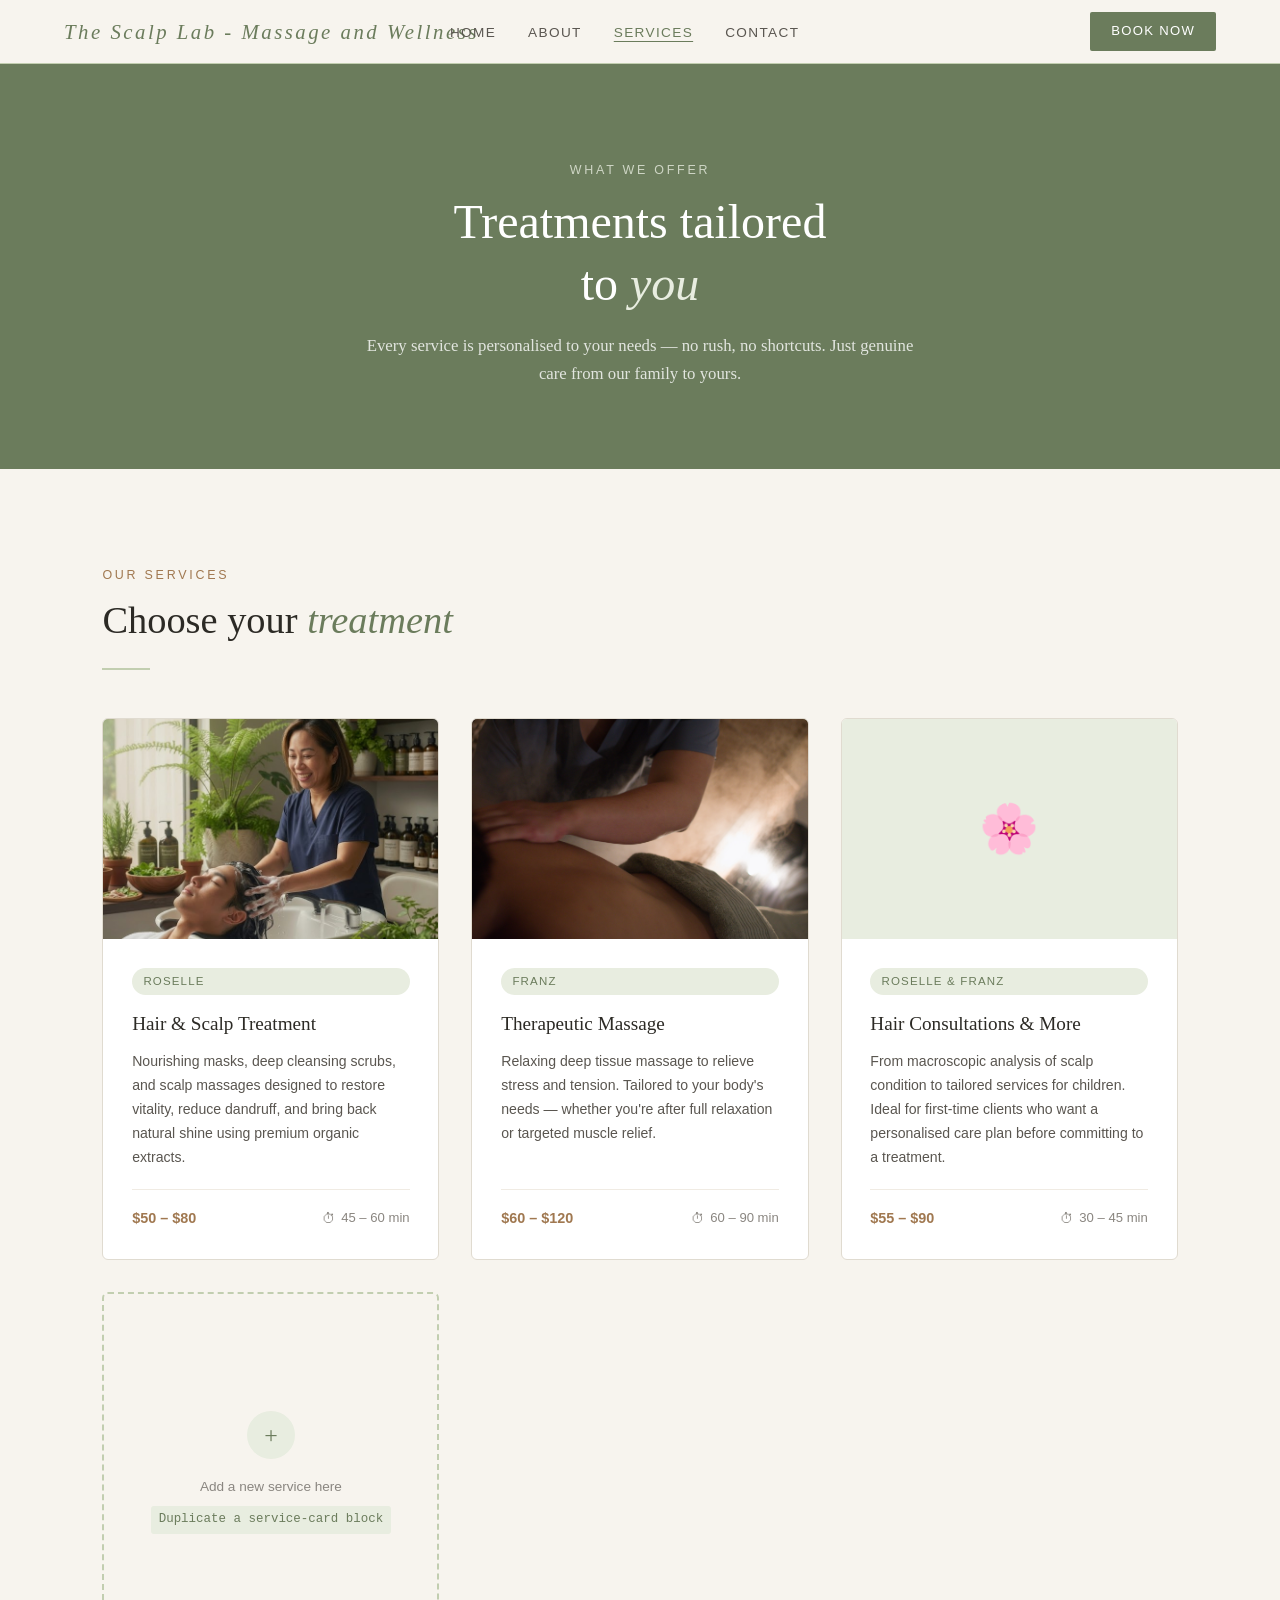
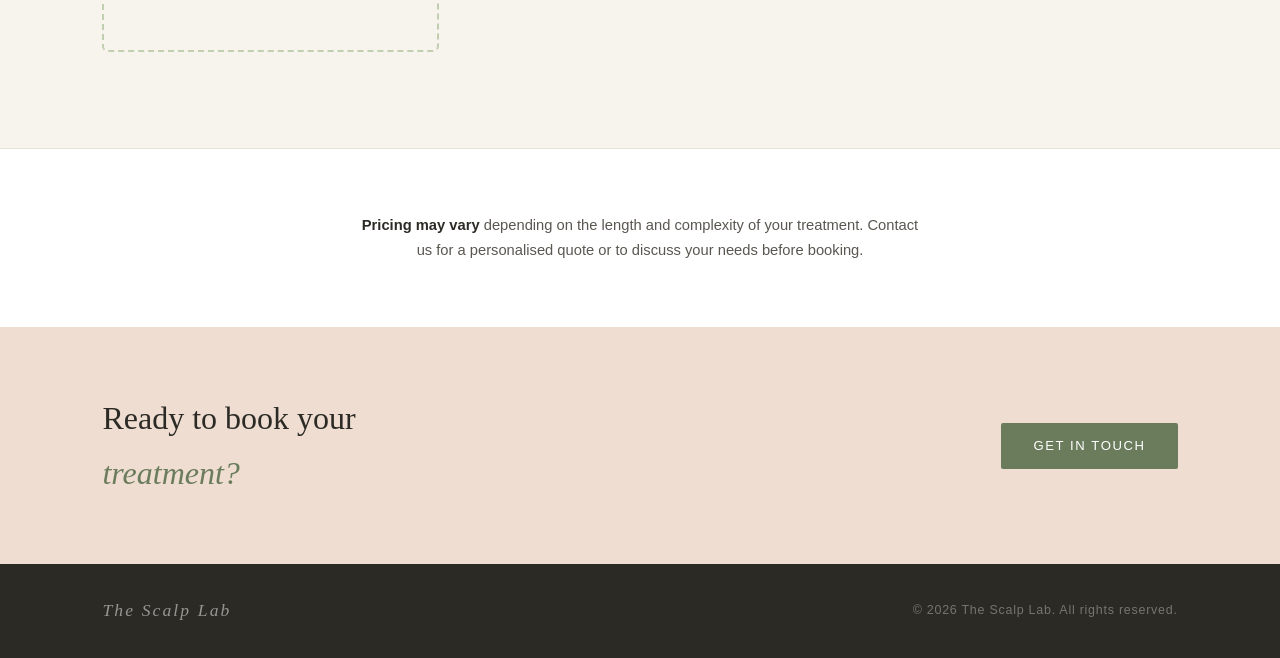
<file: services.html>
<!DOCTYPE html>
<html lang="en">
<head>
<meta charset="UTF-8"/>
<meta name="viewport" content="width=device-width,initial-scale=1"/>
<title>Services – The Scalp Lab</title>
<style>
  *{margin:0;padding:0;box-sizing:border-box}
  :root{
    --sage:#6b7c5c;--sage-light:#e8ede0;--sage-mid:#c2ceb0;
    --cream:#f7f4ee;--warm:#a07850;--warm-light:#eeddd0;
    --dark:#2c2a25;--mid:#5a5650;--soft:#8a8680;
  }
  body{font-family:'Georgia',serif;background:var(--cream);color:var(--dark);line-height:1.7}
  a{text-decoration:none;color:inherit}

  /* NAV */
  nav{position:sticky;top:0;z-index:100;background:var(--cream);border-bottom:1px solid var(--sage-mid);padding:0 5%;display:flex;align-items:center;justify-content:space-between;height:64px}
  .logo{font-size:1.3rem;letter-spacing:.12em;color:var(--sage);font-style:italic;margin-right: -320px;}
  .nav-links{display:flex;gap:2rem;list-style:none}
  .nav-links a{font-family:sans-serif;font-size:.85rem;letter-spacing:.1em;color:var(--mid);text-transform:uppercase}
  .nav-links a:hover{color:var(--sage)}
  .nav-links a.active{color:var(--sage);text-decoration:underline;text-underline-offset:4px}
  .nav-cta{font-family:sans-serif;font-size:.82rem;letter-spacing:.1em;text-transform:uppercase;background:var(--sage);color:#fff;padding:.55rem 1.3rem;border-radius:2px}
  .nav-cta:hover{background:#576547}

  /* PAGE HERO */
  .page-hero{background:var(--sage);padding:5rem 8%;text-align:center}
  .page-hero .section-label{font-family:sans-serif;font-size:.78rem;letter-spacing:.22em;text-transform:uppercase;color:var(--sage-light);opacity:.8;margin-bottom:.6rem}
  .page-hero h1{font-size:clamp(2rem,4vw,3rem);font-weight:400;color:#fff;line-height:1.3}
  .page-hero h1 em{color:var(--sage-light);font-style:italic}
  .page-hero p{color:rgba(255,255,255,.8);font-size:1.05rem;max-width:560px;margin:1rem auto 0}

  /* SHARED */
  section{padding:6rem 8%}
  .section-label{font-family:sans-serif;font-size:.78rem;letter-spacing:.22em;text-transform:uppercase;color:var(--warm);margin-bottom:.6rem}
  .section-title{font-size:clamp(1.6rem,3vw,2.4rem);font-weight:400;line-height:1.3;margin-bottom:1.4rem}
  .section-title em{color:var(--sage);font-style:italic}
  .divider{width:48px;height:2px;background:var(--sage-mid);margin-bottom:1.8rem}

  /* SERVICES GRID */
  .services-section{background:var(--cream)}
  .services-grid{display:grid;grid-template-columns:repeat(3,1fr);gap:2rem;margin-top:3rem}
  .service-card{background:#fff;border-radius:6px;overflow:hidden;border:1px solid #e0dbd0;transition:transform .2s,box-shadow .2s;display:flex;flex-direction:column}
  .service-card:hover{transform:translateY(-4px);box-shadow:0 12px 32px rgba(0,0,0,.07)}
  .service-img{height:220px;background:var(--sage-light);overflow:hidden;}
  .service-img img{width:100%;height:100%;object-fit:cover;display:block}
  .service-img .placeholder{width:100%;height:100%;display:flex;align-items:center;justify-content:center;font-size:3rem}
  .service-body{padding:1.8rem;flex:1;display:flex;flex-direction:column}
  .service-body h3{font-size:1.2rem;font-weight:400;color:var(--dark);margin-bottom:.6rem}
  .service-body p{font-family:sans-serif;font-size:.88rem;color:var(--mid);line-height:1.7;margin-bottom:1.2rem;flex:1}
  .service-meta{display:flex;justify-content:space-between;align-items:center;padding-top:1rem;border-top:1px solid #f0ebe3}
  .service-price{font-family:sans-serif;font-size:.9rem;color:var(--warm);font-weight:600}
  .service-duration{font-family:sans-serif;font-size:.82rem;color:var(--soft);display:flex;align-items:center;gap:.3rem}
  .service-duration::before{content:'⏱';font-size:.85rem}
  .service-tag{display:inline-block;font-family:sans-serif;font-size:.72rem;letter-spacing:.1em;text-transform:uppercase;background:var(--sage-light);color:var(--sage);padding:.25rem .7rem;border-radius:20px;margin-bottom:.8rem}

  /* ADD MORE CARD */
  .service-card.add-more{border:2px dashed var(--sage-mid);background:transparent;display:flex;align-items:center;justify-content:center;min-height:360px;cursor:default}
  .add-more-inner{text-align:center;padding:2rem}
  .add-more-inner .plus{width:48px;height:48px;border-radius:50%;background:var(--sage-light);display:flex;align-items:center;justify-content:center;font-size:1.5rem;color:var(--sage);margin:0 auto 1rem}
  .add-more-inner p{font-family:sans-serif;font-size:.85rem;color:var(--soft)}
  .add-more-inner code{font-size:.78rem;background:var(--sage-light);padding:.2rem .5rem;border-radius:3px;color:var(--sage);display:block;margin-top:.5rem}

  /* PRICING NOTE */
  .pricing-note{background:#fff;padding:4rem 8%;text-align:center;border-top:1px solid #e8e3da}
  .pricing-note p{font-family:sans-serif;font-size:.92rem;color:var(--mid);max-width:560px;margin:0 auto}
  .pricing-note strong{color:var(--dark)}

  /* CTA */
  .cta-bar{background:var(--warm-light);padding:4rem 8%;display:flex;align-items:center;justify-content:space-between;gap:2rem;flex-wrap:wrap}
  .cta-bar h2{font-size:clamp(1.4rem,2.5vw,2rem);font-weight:400}
  .cta-bar h2 em{color:var(--sage);font-style:italic}
  .btn-primary{display:inline-block;font-family:sans-serif;font-size:.82rem;letter-spacing:.12em;text-transform:uppercase;background:var(--sage);color:#fff;padding:.75rem 2rem;border-radius:2px}
  .btn-primary:hover{background:#576547}

  /* FOOTER */
  footer{background:var(--dark);padding:2rem 8%;display:flex;justify-content:space-between;align-items:center;flex-wrap:wrap;gap:1rem}
  .footer-logo{font-size:1.1rem;letter-spacing:.12em;color:rgba(255,255,255,.5);font-style:italic}
  footer p{font-family:sans-serif;font-size:.78rem;color:rgba(255,255,255,.35);letter-spacing:.06em}

  @media(max-width:900px){.services-grid{grid-template-columns:1fr 1fr}}
  @media(max-width:600px){.services-grid{grid-template-columns:1fr}.cta-bar{flex-direction:column;text-align:center}}
</style>
</head>
<body>

<nav>
  <div class="logo">The Scalp Lab - Massage and Wellness</div>
  <ul class="nav-links">
    <li><a href="index.html">Home</a></li>
    <li><a href="about.html">About</a></li>
    <li><a href="services.html" class="active">Services</a></li>
    <li><a href="contact.html">Contact</a></li>
  </ul>
  <a href="https://calendly.com/3kings-scalplab" target="_blank" class="nav-cta">Book Now</a>
</nav>

<div class="page-hero">
  <p class="section-label">What We Offer</p>
  <h1>Treatments tailored<br>to <em>you</em></h1>
  <p>Every service is personalised to your needs — no rush, no shortcuts. Just genuine care from our family to yours.</p>
</div>

<section class="services-section">
  <p class="section-label">Our Services</p>
  <h2 class="section-title">Choose your <em>treatment</em></h2>
  <div class="divider"></div>

  <div class="services-grid">

    <!-- SERVICE 1 -->
    <div class="service-card">
      <div class="service-img">
        <img src="images/scalp.jpg" alt="Hair & Scalp Treatment">
        <!-- If no image: <div class="placeholder">🌱</div> -->
      </div>
      <div class="service-body">
        <span class="service-tag">Roselle</span>
        <h3>Hair & Scalp Treatment</h3>
        <p>Nourishing masks, deep cleansing scrubs, and scalp massages designed to restore vitality, reduce dandruff, and bring back natural shine using premium organic extracts.</p>
        <div class="service-meta">
          <span class="service-price">$50 – $80</span>
          <span class="service-duration">45 – 60 min</span>
        </div>
      </div>
    </div>

    <!-- SERVICE 2 -->
    <div class="service-card">
      <div class="service-img">
        <img src="images/hero/hero3.webp" alt="Therapeutic Massage">
      </div>
      <div class="service-body">
        <span class="service-tag">Franz</span>
        <h3>Therapeutic Massage</h3>
        <p>Relaxing deep tissue massage to relieve stress and tension. Tailored to your body's needs — whether you're after full relaxation or targeted muscle relief.</p>
        <div class="service-meta">
          <span class="service-price">$60 – $120</span>
          <span class="service-duration">60 – 90 min</span>
        </div>
      </div>
    </div>

    <!-- SERVICE 3 -->
    <div class="service-card">
      <div class="service-img">
        <div class="placeholder">🌸</div>
      </div>
      <div class="service-body">
        <span class="service-tag">Roselle & Franz</span>
        <h3>Hair Consultations & More</h3>
        <p>From macroscopic analysis of scalp condition to tailored services for children. Ideal for first-time clients who want a personalised care plan before committing to a treatment.</p>
        <div class="service-meta">
          <span class="service-price">$55 – $90</span>
          <span class="service-duration">30 – 45 min</span>
        </div>
      </div>
    </div>

    <!-- ADD MORE — duplicate a service-card block above this to add a new service -->
    <div class="service-card add-more">
      <div class="add-more-inner">
        <div class="plus">+</div>
        <p>Add a new service here</p>
        <code>Duplicate a service-card block</code>
      </div>
    </div>

  </div>
</section>

<div class="pricing-note">
  <p><strong>Pricing may vary</strong> depending on the length and complexity of your treatment. Contact us for a personalised quote or to discuss your needs before booking.</p>
</div>

<div class="cta-bar">
  <h2>Ready to book your<br><em>treatment?</em></h2>
  <a href="contact.html" class="btn-primary">Get in Touch</a>
</div>

<footer>
  <div class="footer-logo">The Scalp Lab</div>
  <p>© 2026 The Scalp Lab. All rights reserved.</p>
</footer>

</body>
</html>
</file>
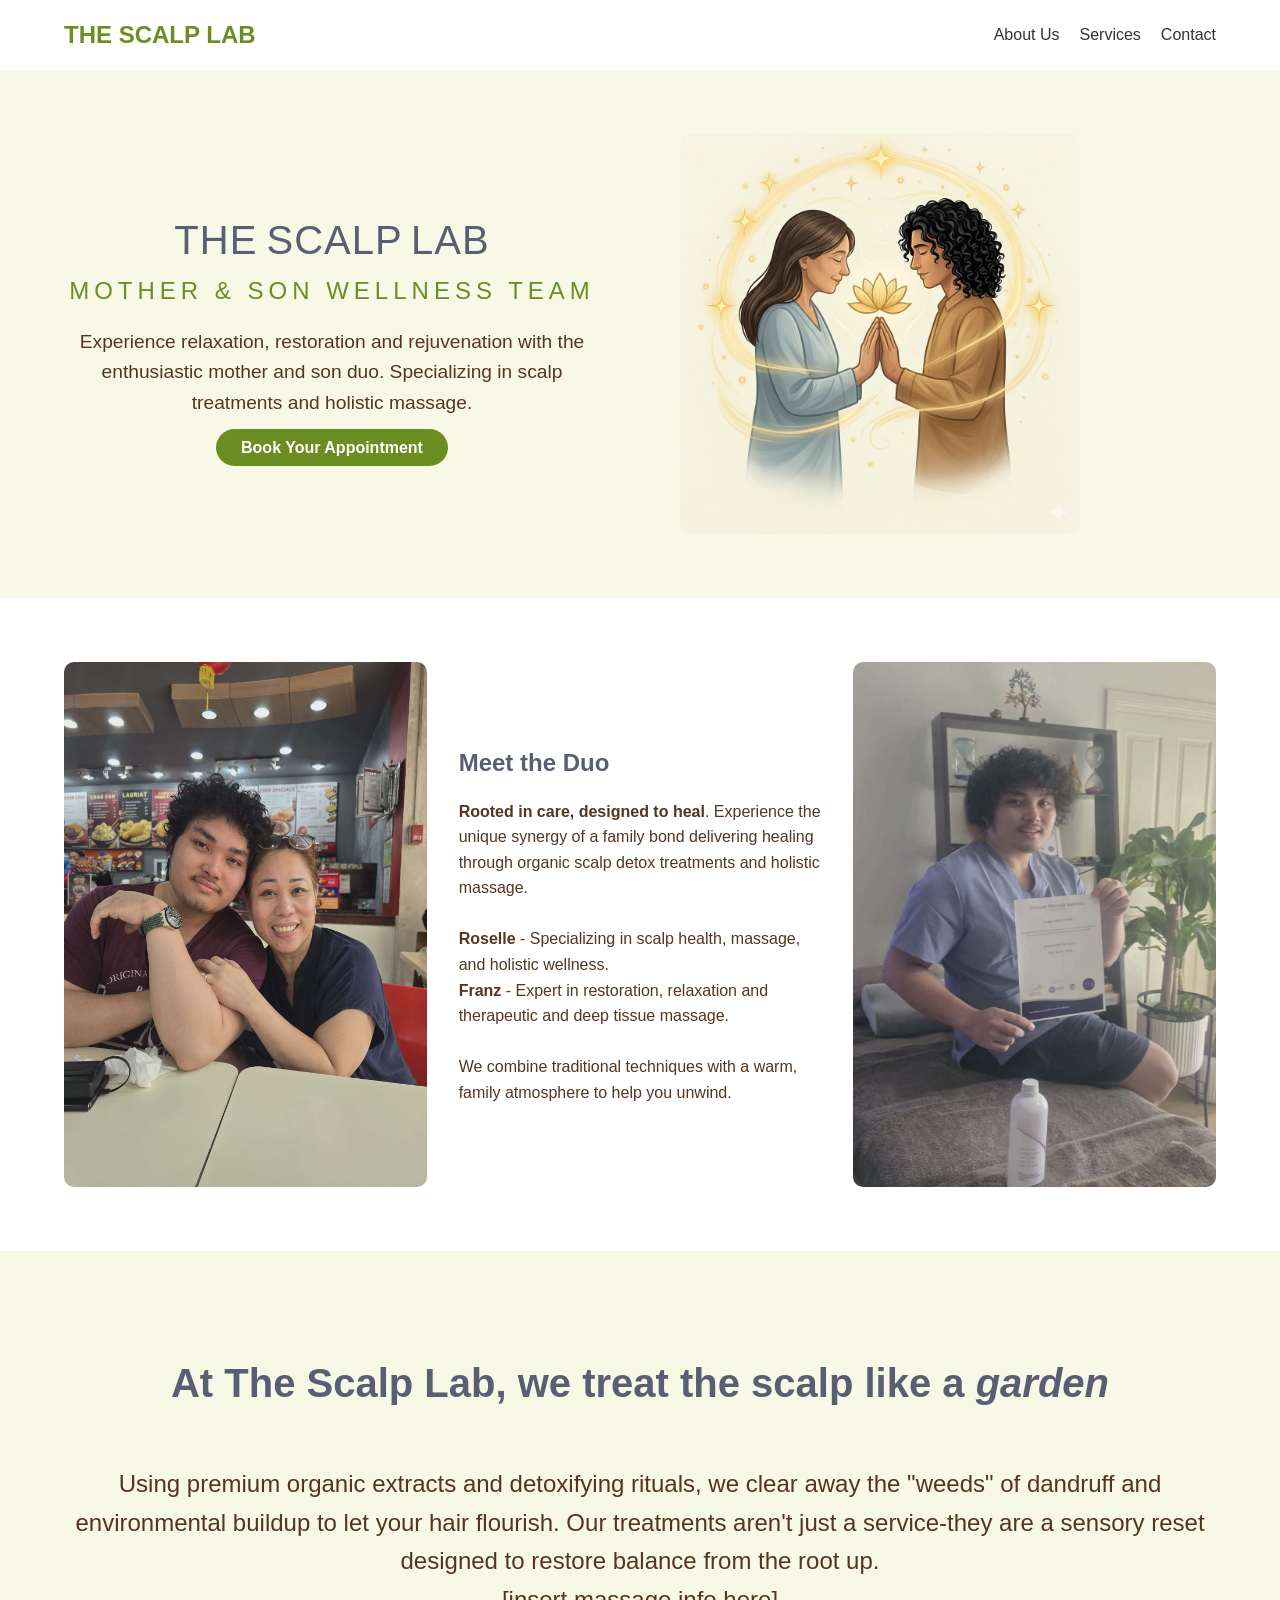
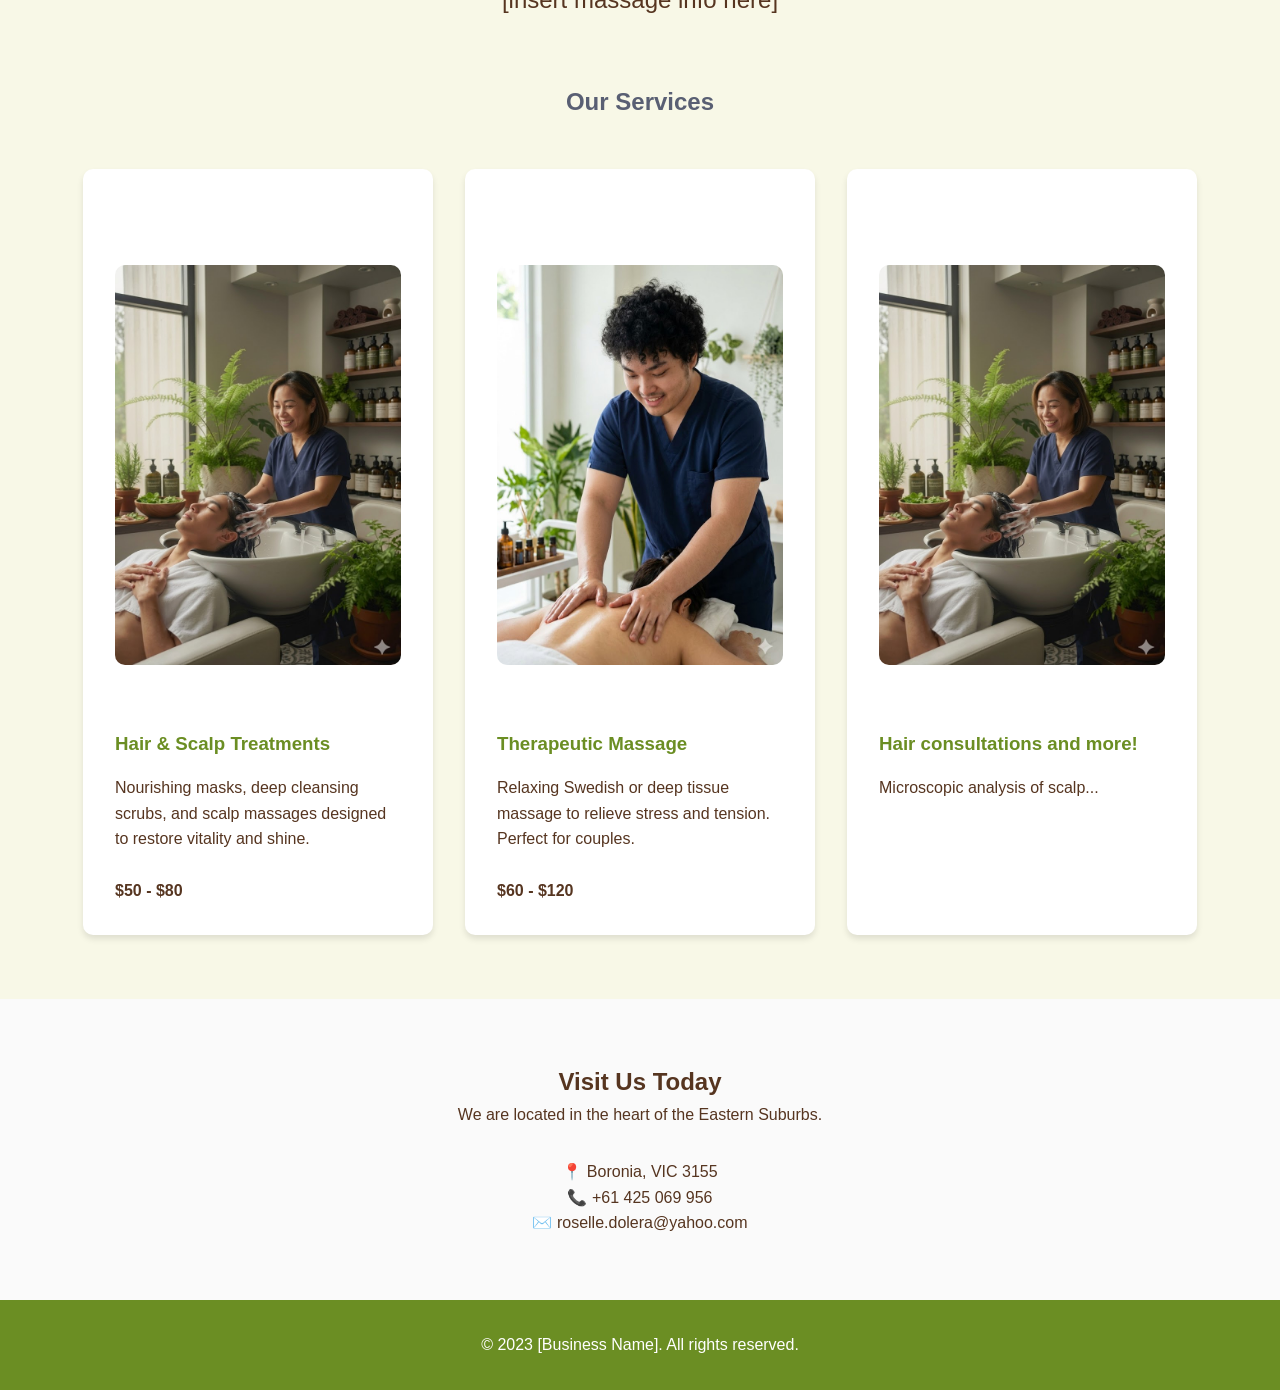
<file: website.html>
<!DOCTYPE html>
<html lang="en">
<head>
    <meta charset="UTF-8">
    <meta name="viewport" content="width=device-width, initial-scale=1.0">
    <title>The Scalp Lab</title>
    <link rel="stylesheet" href="style.css">

</head>
<body>

    <!-- HEADER -->
    <header>
        <div class="container nav-container">
            <!-- EDIT LOGO TEXT HERE -->
            <a href="website.html" class="logo">THE SCALP LAB</a> 
            <!-- EDIT NAVIGATION LINKS HERE -->
            <nav>
                <ul>
                    <li><a href="about.html">About Us</a></li>
                    <li><a href="services.html">Services</a></li>
                    <li><a href="contact.html">Contact</a></li>
                </ul>
            </nav>
        </div>
    </header>

    <!-- HERO SECTION -->
    <section id="hero" class="hero">
        <div class="container hero-grid">
            <!-- EDIT HERO TEXT HERE -->
             <div class="hero-text">
                 <h1>THE SCALP LAB</h1> 
            <h2>MOTHER & SON WELLNESS TEAM</h2>
            <p>Experience relaxation, restoration and rejuvenation with the enthusiastic mother and son duo. Specializing in scalp treatments and holistic massage.</p>
            <a href="#contact" class="btn">Book Your Appointment</a>
             </div>
        <div class="hero-img"> 
            <img src="images/Designer.png" alt="Mother and Son">
        </div>
        </div>
    </section>

    <!-- ABOUT SECTION -->
    <section id="about" class="about">
        <div class="container about-grid">
            <!-- 
                REPLACE THE DIV BELOW WITH YOUR IMAGE TAG:
                <img src="your-image.jpg" alt="Mother and Son Spa Owners"> 
            -->
            <div class="about-img">
                <img src="images/duo.jpeg" alt="Duo">
            </div>
            
            <div class="about-text">
                <!-- EDIT ABOUT TEXT HERE -->
                <h2>Meet the Duo</h2>
                <p><strong>Rooted in care, designed to heal</strong>. Experience the unique synergy of a family bond delivering healing through organic scalp detox treatments and holistic massage.</p>
                <br>
                <p><strong>Roselle</strong> - Specializing in scalp health, massage, and holistic wellness.</p>
                <p><strong>Franz</strong> - Expert in restoration, relaxation and therapeutic and deep tissue massage.</p>
                <br>
                <p>We combine traditional techniques with a warm, family atmosphere to help you unwind.</p>
            </div>
            <div class="about-img">
                <img src="images/franzcert.jpeg" alt="Franz and his Cert">
            </div>
        </div>
    </section>

    <section id="intro" class="intro">
        <div class="container intro-grid"> 
            <div class="intro-text"> 
                <h1>At The Scalp Lab, we treat the scalp like a <em>garden</em></h1>
                <p>Using premium organic extracts and detoxifying rituals, we clear away the "weeds" of dandruff and environmental buildup to let your hair flourish. Our treatments aren't just a service-they are a sensory reset designed to restore balance from the root up.</p>
                <p>[insert massage info here]</p>
            </div>
            <div class="intro-img"></div>
        </div>
    </section>

    <!-- SERVICES SECTION -->
    <section id="services" class="services">
        <div class="container">
            <h2>Our Services</h2>
            
            <div class="service-cards">
                <!-- SERVICE 1: HAIR -->
                <div class="card">
                    <!-- 
                        REPLACE THE DIV BELOW WITH YOUR IMAGE TAG:
                        <img src="hair-treatment.jpg" alt="Scalp Treatment"> 
                    -->
                    <div class="about img"> 
                        <img src="images/scalp.jpg" alt="headwash">
                    </div>
                    
                    <h3>Hair & Scalp Treatments</h3>
                    <p>Nourishing masks, deep cleansing scrubs, and scalp massages designed to restore vitality and shine.</p>
                    <br>
                    <!-- EDIT PRICING HERE -->
                    <p><strong>$50 - $80</strong></p>
                </div>

                <!-- SERVICE 2: MASSAGE -->
                <div class="card">
                    <!-- 
                        REPLACE THE DIV BELOW WITH YOUR IMAGE TAG:
                        <img src="massage.jpg" alt="Massage Therapy"> 
                    -->
                    <div class="about img"> 
                        <img src="images/franzmassage.jpg" alt="franzmassage">
                    </div>
                    
                    <h3>Therapeutic Massage</h3>
                    <p>Relaxing Swedish or deep tissue massage to relieve stress and tension. Perfect for couples.</p>
                    <br>
                    <!-- EDIT PRICING HERE -->
                    <p><strong>$60 - $120</strong></p>
                </div>

                <div class="card"> 
                    <div class="about img"> 
                        <img src="images/scalp.jpg" alt="scalp">
                    </div>

                    <h3>Hair consultations and more!</h3>
                    <p>Microscopic analysis of scalp...</p>
                    <br>

                </div>
            </div>
        </div>
    </section>

    <section id="testimonials" class="testimonials"> 
        <div class="container"> 

        </div>
    </section>

    <!-- CONTACT SECTION -->
    <section id="contact" class="contact">
        <div class="container">
            <!-- EDIT CONTACT INFO HERE -->
            <h2>Visit Us Today</h2>
            <p>We are located in the heart of the Eastern Suburbs.</p>
            
            <div class="contact-info">
                <!-- EDIT ADDRESS HERE -->
                <p>📍 Boronia, VIC 3155</p>
                <!-- EDIT PHONE HERE -->
                <p>📞 +61 425 069 956</p>
                <!-- EDIT EMAIL HERE -->
                <p>✉️ roselle.dolera@yahoo.com</p>
            </div>
        </div>
    </section>

    <!-- FOOTER -->
    <footer>
        <p>&copy; 2023 [Business Name]. All rights reserved.</p>
    </footer>

</body>
</html>
</file>
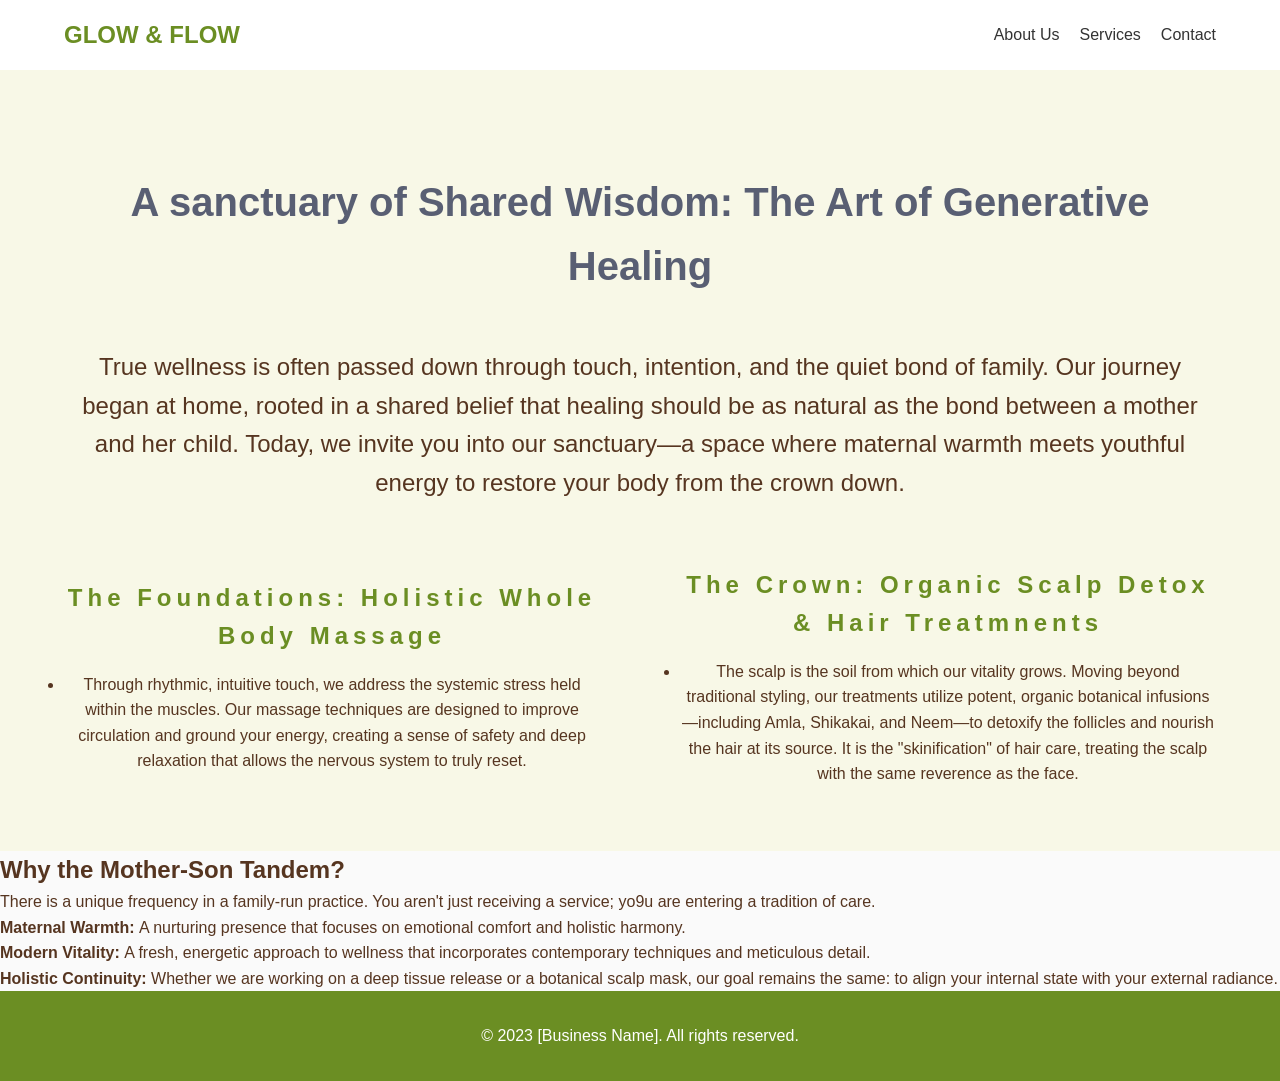
<file: html/about.html>
<!DOCTYPE html>
<html lang="en">
<head>
    <meta charset="UTF-8">
    <meta name="viewport" content="width=device-width, initial-scale=1.0">
    <title>Glow & Flow | Mother & Son Spa</title>
    <link rel="stylesheet" href="style.css">

</head>
<body>
    <!-- HEADER -->
    <header>
        <div class="container nav-container">
            <!-- EDIT LOGO TEXT HERE -->
            <a href="website.html" class="logo">GLOW & FLOW</a> 
            <!-- EDIT NAVIGATION LINKS HERE -->
            <nav>
                <ul>
                    <li><a href="about.html">About Us</a></li>
                    <li><a href="services.html">Services</a></li>
                    <li><a href="contact.html">Contact</a></li>
                </ul>
            </nav>
        </div>
    </header>

    <section id="intro" class="intro">
        <div class="container intro-grid"> 
            <div class="intro-text"> 
                <h1> A sanctuary of Shared Wisdom: The Art of Generative Healing</h1>
                <p>True wellness is often passed down through touch, intention, and the quiet bond of family. Our journey began at home, rooted in a shared belief that healing should be as natural as the bond between a mother and her child. Today, we invite you into our sanctuary—a space where maternal warmth meets youthful energy to restore your body from the crown down.</p>
            </div>
            <div class="intro-img"></div>
        </div>
    </section>

<section id="hero" class="hero">
    <div class="container hero-grid"> 
        <div>
        <h2><strong>The Foundations: Holistic Whole Body Massage</strong></h2>
            <ul> 
    <li> 
        Through rhythmic, intuitive touch, we address the systemic stress held within the muscles. Our massage techniques are designed to improve circulation and ground your energy, creating a sense of safety and deep relaxation that allows the nervous system to truly reset.
    </li>
        </div>

        <div>
        <h2><strong>The Crown: Organic Scalp Detox & Hair Treatmnents</strong></h2>
<ul>
    <li> 
        The scalp is the soil from which our vitality grows. Moving beyond traditional styling, our treatments utilize potent, organic botanical infusions—including Amla, Shikakai, and Neem—to detoxify the follicles and nourish the hair at its source. It is the "skinification" of hair care, treating the scalp with the same reverence as the face.
    </li>
</ul>
        </div>
    </div>
</section>


<h2>Why the Mother-Son Tandem?</h2>
<p> There is a unique frequency in a family-run practice. You aren't just receiving a service; yo9u are entering a tradition of care.</p>
<ol> 
    <li> 
        <strong>Maternal Warmth: </strong>A nurturing presence that focuses on emotional comfort and holistic harmony.
    </li>

    <li> 
        <strong>Modern Vitality: </strong>A fresh, energetic approach to wellness that incorporates contemporary techniques and meticulous detail.
    </li>

    <li> 
        <strong>Holistic Continuity: </strong>Whether we are working on a deep tissue release or a botanical scalp mask, our goal remains the same: to align your internal state with your external radiance.
    </li>
</ol>











<footer>
    <p>&copy; 2023 [Business Name]. All rights reserved.</p>
</footer>

</body>
</body>
</html>
</file>
<file: style.css>
/* css style sheet */
        /* =========================================
           CSS VARIABLES (EASY TO EDIT COLORS)
           ========================================= */
:root {
    --primary-color: #6B8E23;   /* Olive Drab - Wholesome Green */
    --secondary-color: #F8F8E7; /* Beige - Soft Background */
    --tertiary-color: goldenrod;
    --quarterary-color: #595f73; /* Nightshadow blue */
    --text-dark: #333333;        /* Dark Grey - Main Text */
    --text-light: #666666;       /* Light Grey - Subtitles */
    --text-med: #563520;
    --white: #ffffff;
            
            /* Font Settings (Optional) */
    --font-main: 'Helvetica Neue', Helvetica, Arial, sans-serif;
    --font-secondary: Calibri, "Candara", "Segoe UI", Optima, Arial, sans-serif;
    --font-tertiary: 'Montserrat', sans-serif;
        }

        /* =========================================
           GLOBAL STYLES
           ========================================= */
* {
    box-sizing: border-box;
    margin: 0;
    padding: 0;
}

body {
    font-family: var(--font-secondary);
    color: var(--text-med);
    line-height: 1.6;
    background-color: #fafafa;
}

a { text-decoration: none; color: inherit; }
        
        /* Container to center content */
.container {
    width: 90%;
    max-width: 1200px;
    margin: 0 auto;
            
}

        /* =========================================
           HEADER & NAVIGATION
           ========================================= */
header {
    background-color: var(--white);
    box-shadow: 0 2px 5px rgba(0,0,0,0.1);
    padding: 1rem 0;
}

.nav-container {
    display: flex;
    justify-content: space-between;
    align-items: center;
        
}

.logo {
    font-size: 1.5rem;
    font-weight: bold;
    font-family: var(--font-secondary);
    color: var(--primary-color);
}

nav ul {
    list-style: none;
    display: flex;
    gap: 20px;
}

nav a {
    color: var(--text-dark);
    font-weight: 500;
}

nav a:hover { color: var(--primary-color); }

        /* =========================================
           HERO SECTION (Top Banner)
           ========================================= */
.hero {
    padding: 4rem 0;
    background-color: var(--secondary-color);
}

.hero-grid { 
    display: grid;
    grid-template-columns: 1fr 1fr; /* Two columns */
    gap: 5rem;
    align-items: center;
    text-align: center;

}

.hero h1 {
    font-size: 2.5rem;
    font-family: var(--font-tertiary);
    font-weight: 500;
    letter-spacing: 1px;
    word-spacing: -3px;
    color: var(--quarterary-color);
}

.hero h2 { 
    font-size: 1.5rem;
    font-weight: 200;
    font-family: var(--font-main);
    letter-spacing: 5px;
    color: var(--primary-color);
    margin-bottom: 1rem;
}

.hero p {
    font-size: 1.2rem;
    color: var(--text-med);
    max-width: 600px;
    margin-bottom: 1rem;
            /*margin: 0 auto 2rem auto;*/
}

.btn {
    background-color: var(--primary-color);
    color: var(--white);
    padding: 10px 25px;
    border-radius: 25px;
    font-weight: bold;
    transition: background 0.3s ease;
}

.btn:hover {
    opacity: 0.9;
}

.hero img { 
    width: 400px;
    height: 400px; 
    border-radius: 10px;
    display: flex;
    align-items: center;
    justify-content: center;
}

        /* =========================================
           ABOUT SECTION (Mother & Son)
           ========================================= */
.about {
    padding: 4rem 0;
    background-color: var(--white);
}

.about-grid {
    display: grid;
    grid-template-columns: 1fr 1fr 1fr; /* Two columns */
    gap: 2rem;
    align-items: center;
}

.about-text h2 {
    color: var(--quarterary-color);
    margin-bottom: 1rem;
}

        /* Placeholder for Images */
.about img {
    width: 100%;
    height: 525px;
    background-color: #ddd; /* Replace this with your actual image */
    border-radius: 10px;
    display: flex;
    align-items: center;
    justify-content: center;
    color: #666;
}
        /* =========================================
           INTRO SECTION
           ========================================= */
.intro { 
    background-color: var(--secondary-color);
    display: flex;
    text-align: center;
    padding-top: 100px;
    font-family: var(--font-main);
}

.intro h1 { 
    padding-bottom: 50px;
    font-size: 2.5em;
    color: var(--quarterary-color);
    
}

.intro p { 
    font-size: 1.5em;
}

        /* =========================================
           SERVICES SECTION
           ========================================= */
.services {
    padding: 4rem 0;
    background-color: var(--secondary-color);
}

.services h2 {
    text-align: center;
    color: var(--quarterary-color);
    margin-bottom: 3rem;
}

.services img { 
    width: 100%;
    height: 400px;
}

.service-cards {
    display: flex;
    gap: 2rem;
    justify-content: center;
}

.card {
    background: var(--white);
    padding: 2rem;
    border-radius: 10px;
    box-shadow: 0 4px 6px rgba(0,0,0,0.1);
    width: 350px; /* Adjust width as needed */
}

.card h3 {
    color: var(--primary-color);
    margin-bottom: 1rem;
}

        /* =========================================
           CONTACT SECTION
           ========================================= */
.contact {
    padding: 4rem 0;
    text-align: center;
}

.contact-info {
    margin-top: 2rem;
}

        /* =========================================
           FOOTER
           ========================================= */
footer {
    background-color: var(--primary-color);
    color: var(--white);
    text-align: center;
    padding: 2rem 0;
    margin-top: auto;
}

        /* =========================================
           RESPONSIVE (Mobile Friendly)
           ========================================= */
@media (max-width: 768px) {
.about-grid { grid-template-columns: 1fr; } /* Stack columns on mobile */
.service-cards { flex-direction: column; align-items: center; } /* Stack cards */
.nav-container { flex-direction: column; gap: 1rem; } /* Stack nav items */
}
</file>
<file: html/style.css>
/* css style sheet */
        /* =========================================
           CSS VARIABLES (EASY TO EDIT COLORS)
           ========================================= */
:root {
    --primary-color: #6B8E23;   /* Olive Drab - Wholesome Green */
    --secondary-color: #F8F8E7; /* Beige - Soft Background */
    --tertiary-color: goldenrod;
    --quarterary-color: #595f73; /* Nightshadow blue */
    --text-dark: #333333;        /* Dark Grey - Main Text */
    --text-light: #666666;       /* Light Grey - Subtitles */
    --text-med: #563520;
    --white: #ffffff;
            
            /* Font Settings (Optional) */
    --font-main: 'Helvetica Neue', Helvetica, Arial, sans-serif;
    --font-secondary: Calibri, "Candara", "Segoe UI", Optima, Arial, sans-serif;
    --font-tertiary: 'Montserrat', sans-serif;
        }

        /* =========================================
           GLOBAL STYLES
           ========================================= */
* {
    box-sizing: border-box;
    margin: 0;
    padding: 0;
}

body {
    font-family: var(--font-secondary);
    color: var(--text-med);
    line-height: 1.6;
    background-color: #fafafa;
}

a { text-decoration: none; color: inherit; }
        
        /* Container to center content */
.container {
    width: 90%;
    max-width: 1200px;
    margin: 0 auto;
            
}

        /* =========================================
           HEADER & NAVIGATION
           ========================================= */
header {
    background-color: var(--white);
    box-shadow: 0 2px 5px rgba(0,0,0,0.1);
    padding: 1rem 0;
}

.nav-container {
    display: flex;
    justify-content: space-between;
    align-items: center;
        
}

.logo {
    font-size: 1.5rem;
    font-weight: bold;
    font-family: var(--font-secondary);
    color: var(--primary-color);
}

nav ul {
    list-style: none;
    display: flex;
    gap: 20px;
}

nav a {
    color: var(--text-dark);
    font-weight: 500;
}

nav a:hover { color: var(--primary-color); }

        /* =========================================
           HERO SECTION (Top Banner)
           ========================================= */
.hero {
    padding: 4rem 0;
    background-color: var(--secondary-color);
}

.hero-grid { 
    display: grid;
    grid-template-columns: 1fr 1fr; /* Two columns */
    gap: 5rem;
    align-items: center;
    text-align: center;

}

.hero h1 {
    font-size: 2.5rem;
    font-family: var(--font-tertiary);
    font-weight: 500;
    letter-spacing: 1px;
    word-spacing: -3px;
    color: var(--quarterary-color);
}

.hero h2 { 
    font-size: 1.5rem;
    font-weight: 200;
    font-family: var(--font-main);
    letter-spacing: 5px;
    color: var(--primary-color);
    margin-bottom: 1rem;
}

.hero p {
    font-size: 1.2rem;
    color: var(--text-med);
    max-width: 600px;
    margin-bottom: 1rem;
            /*margin: 0 auto 2rem auto;*/
}

.btn {
    background-color: var(--primary-color);
    color: var(--white);
    padding: 10px 25px;
    border-radius: 25px;
    font-weight: bold;
    transition: background 0.3s ease;
}

.btn:hover {
    opacity: 0.9;
}

.hero img { 
    width: 400px;
    height: 400px; 
    border-radius: 10px;
    display: flex;
    align-items: center;
    justify-content: center;
}

        /* =========================================
           ABOUT SECTION (Mother & Son)
           ========================================= */
.about {
    padding: 4rem 0;
    background-color: var(--white);
}

.about-grid {
    display: grid;
    grid-template-columns: 1fr 1fr 1fr; /* Two columns */
    gap: 2rem;
    align-items: center;
}

.about-text h2 {
    color: var(--quarterary-color);
    margin-bottom: 1rem;
}

        /* Placeholder for Images */
.about img {
    width: 100%;
    height: 525px;
    background-color: #ddd; /* Replace this with your actual image */
    border-radius: 10px;
    display: flex;
    align-items: center;
    justify-content: center;
    color: #666;
}
        /* =========================================
           INTRO SECTION
           ========================================= */
.intro { 
    background-color: var(--secondary-color);
    display: flex;
    text-align: center;
    padding-top: 100px;
    font-family: var(--font-main);
}

.intro h1 { 
    padding-bottom: 50px;
    font-size: 2.5em;
    color: var(--quarterary-color);
    
}

.intro p { 
    font-size: 1.5em;
}

        /* =========================================
           SERVICES SECTION
           ========================================= */
.services {
    padding: 4rem 0;
    background-color: var(--secondary-color);
}

.services h2 {
    text-align: center;
    color: var(--quarterary-color);
    margin-bottom: 3rem;
}

.services img { 
    width: 100%;
    height: 400px;
}

.service-cards {
    display: flex;
    gap: 2rem;
    justify-content: center;
}

.card {
    background: var(--white);
    padding: 2rem;
    border-radius: 10px;
    box-shadow: 0 4px 6px rgba(0,0,0,0.1);
    width: 350px; /* Adjust width as needed */
}

.card h3 {
    color: var(--primary-color);
    margin-bottom: 1rem;
}

        /* =========================================
           CONTACT SECTION
           ========================================= */
.contact {
    padding: 4rem 0;
    text-align: center;
}

.contact-info {
    margin-top: 2rem;
}

        /* =========================================
           FOOTER
           ========================================= */
footer {
    background-color: var(--primary-color);
    color: var(--white);
    text-align: center;
    padding: 2rem 0;
    margin-top: auto;
}

        /* =========================================
           RESPONSIVE (Mobile Friendly)
           ========================================= */
@media (max-width: 768px) {
.about-grid { grid-template-columns: 1fr; } /* Stack columns on mobile */
.service-cards { flex-direction: column; align-items: center; } /* Stack cards */
.nav-container { flex-direction: column; gap: 1rem; } /* Stack nav items */
}
</file>
